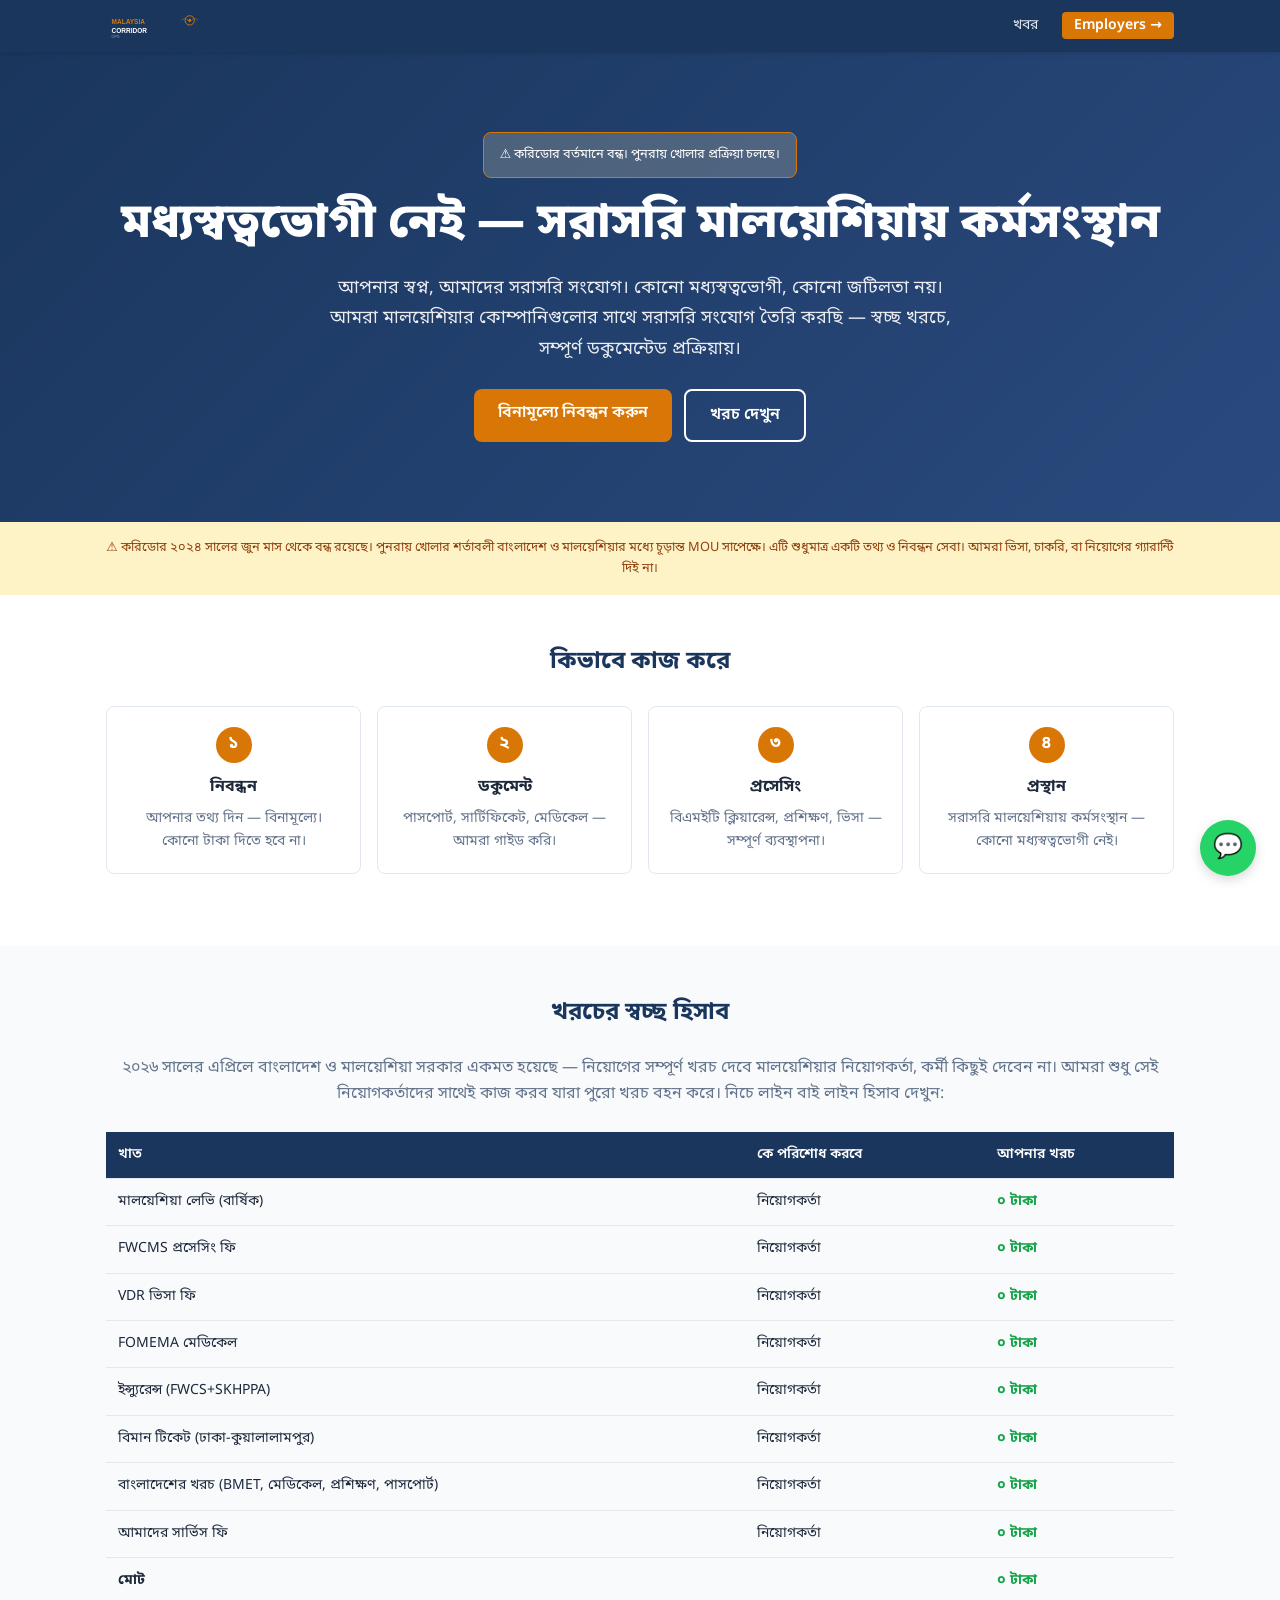
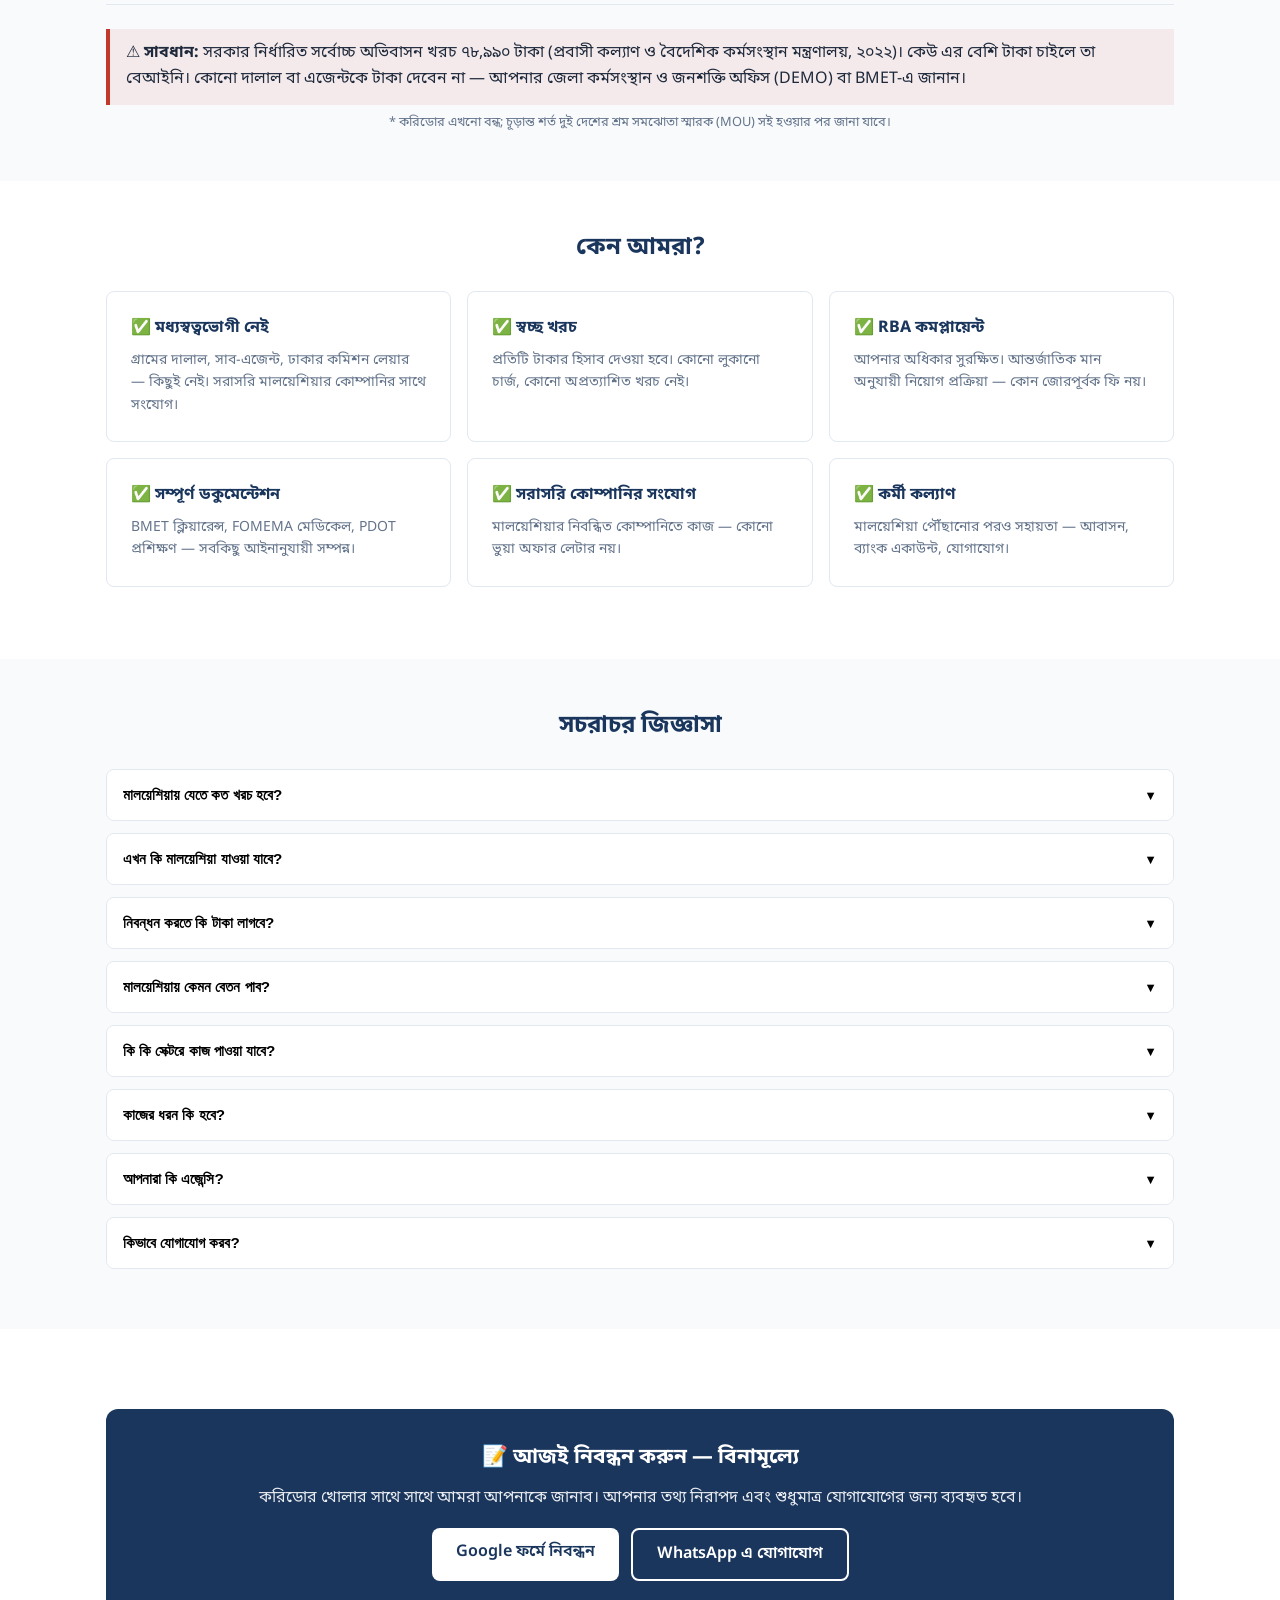
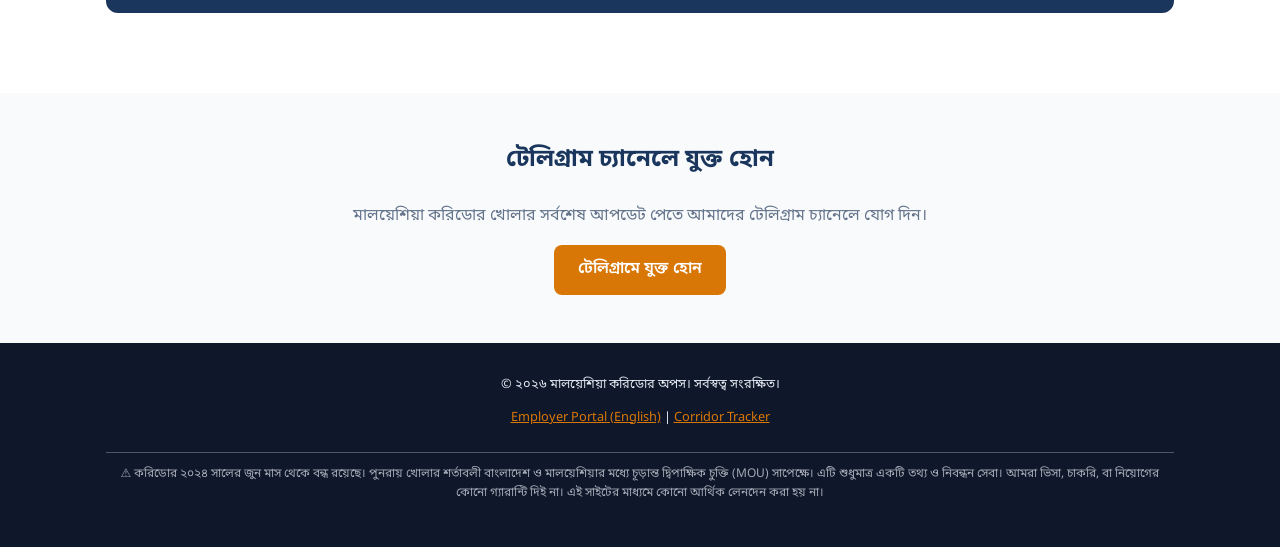
<file: site/index.html>
<!DOCTYPE html>
<html lang="bn">
<head>
<meta charset="UTF-8">
<meta name="viewport" content="width=device-width, initial-scale=1.0">
<title>মালয়েশিয়া করিডোর অপস — সরাসরি মালয়েশিয়ায় কর্মসংস্থান</title>
<meta name="description" content="মধ্যস্বত্বভোগী নেই — সরাসরি মালয়েশিয়ায় চাকরির সংযোগ। স্বচ্ছ খরচ, RBA কমপ্লায়েন্ট, সম্পূর্ণ ডকুমেন্টেড। বিনামূল্যে নিবন্ধন করুন।">
<meta property="og:title" content="মালয়েশিয়া করিডোর অপস — সরাসরি মালয়েশিয়ায় কর্মসংস্থান">
<meta property="og:description" content="মধ্যস্বত্বভোগী নেই — সরাসরি মালয়েশিয়ায় চাকরির সংযোগ। স্বচ্ছ খরচ, RBA কমপ্লায়েন্ট।">
<meta property="og:type" content="website">
<meta property="og:url" content="https://malaysia-corridor-ops.github.io/malaysia-corridor-ops/">
<meta name="twitter:card" content="summary_large_image">
<link rel="preconnect" href="https://fonts.googleapis.com">
<link rel="preconnect" href="https://fonts.gstatic.com" crossorigin>
<link href="https://fonts.googleapis.com/css2?family=Noto+Sans+Bengali:wght@400;600;700;800&display=swap" rel="stylesheet">
<link rel="stylesheet" href="./assets/styles.css">
</head>
<body class="bn">

<!-- Navigation -->
<nav class="nav"><div class="container">
<a href="./" class="nav-logo"><img src="./assets/logo.svg" alt="Malaysia Corridor Ops"></a>
<ul class="nav-links">
<li><a href="./corridor-tracker/">খবর</a></li>
<li><a href="./employers/" class="lang-switch">Employers →</a></li>
</ul>
</div></nav>

<!-- Hero -->
<section class="hero">
<div class="container">
<div class="alert alert-warning" style="display:inline-block;margin-bottom:1rem;background:rgba(254,243,199,0.2);border-color:var(--accent);color:var(--white)">
⚠️ করিডোর বর্তমানে বন্ধ। পুনরায় খোলার প্রক্রিয়া চলছে।
</div>
<h1>মধ্যস্বত্বভোগী নেই — সরাসরি মালয়েশিয়ায় কর্মসংস্থান</h1>
<p>আপনার স্বপ্ন, আমাদের সরাসরি সংযোগ। কোনো মধ্যস্বত্বভোগী, কোনো জটিলতা নয়। আমরা মালয়েশিয়ার কোম্পানিগুলোর সাথে সরাসরি সংযোগ তৈরি করছি — স্বচ্ছ খরচে, সম্পূর্ণ ডকুমেন্টেড প্রক্রিয়ায়।</p>
<div style="display:flex;gap:0.75rem;justify-content:center;flex-wrap:wrap">
<a href="#register" class="btn btn-primary">বিনামূল্যে নিবন্ধন করুন</a>
<a href="#cost" class="btn btn-outline">খরচ দেখুন</a>
</div>
</div>
</section>

<!-- Alert Disclaimer -->
<section class="section" style="padding:1rem 0;background:#fef3c7">
<div class="container" style="font-size:0.8rem;color:#92400e;text-align:center">
⚠️ করিডোর ২০২৪ সালের জুন মাস থেকে বন্ধ রয়েছে। পুনরায় খোলার শর্তাবলী বাংলাদেশ ও মালয়েশিয়ার মধ্যে চূড়ান্ত MOU সাপেক্ষে। এটি শুধুমাত্র একটি তথ্য ও নিবন্ধন সেবা। আমরা ভিসা, চাকরি, বা নিয়োগের গ্যারান্টি দিই না।
</div>
</section>

<!-- How It Works -->
<section class="section" id="how-it-works">
<div class="container">
<h2>কিভাবে কাজ করে</h2>
<div class="steps">
<div class="step">
<div class="step-num">১</div>
<h3>নিবন্ধন</h3>
<p>আপনার তথ্য দিন — বিনামূল্যে। কোনো টাকা দিতে হবে না।</p>
</div>
<div class="step">
<div class="step-num">২</div>
<h3>ডকুমেন্ট</h3>
<p>পাসপোর্ট, সার্টিফিকেট, মেডিকেল — আমরা গাইড করি।</p>
</div>
<div class="step">
<div class="step-num">৩</div>
<h3>প্রসেসিং</h3>
<p>বিএমইটি ক্লিয়ারেন্স, প্রশিক্ষণ, ভিসা — সম্পূর্ণ ব্যবস্থাপনা।</p>
</div>
<div class="step">
<div class="step-num">৪</div>
<h3>প্রস্থান</h3>
<p>সরাসরি মালয়েশিয়ায় কর্মসংস্থান — কোনো মধ্যস্বত্বভোগী নেই।</p>
</div>
</div>
</div>
</section>

<!-- Cost Comparison -->
<section class="section section-alt" id="cost">
<div class="container">
<h2>খরচের স্বচ্ছ হিসাব</h2>
<p style="text-align:center;margin-bottom:1.5rem;color:var(--gray-600)">
২০২৬ সালের এপ্রিলে বাংলাদেশ ও মালয়েশিয়া সরকার একমত হয়েছে — নিয়োগের সম্পূর্ণ খরচ দেবে মালয়েশিয়ার নিয়োগকর্তা, কর্মী কিছুই দেবেন না। আমরা শুধু সেই নিয়োগকর্তাদের সাথেই কাজ করব যারা পুরো খরচ বহন করে। নিচে লাইন বাই লাইন হিসাব দেখুন:
</p>
<table class="cost-table">
<thead>
<tr><th>খাত</th><th>কে পরিশোধ করবে</th><th>আপনার খরচ</th></tr>
</thead>
<tbody>
<tr><td>মালয়েশিয়া লেভি (বার্ষিক)</td><td>নিয়োগকর্তা</td><td class="savings">০ টাকা</td></tr>
<tr><td>FWCMS প্রসেসিং ফি</td><td>নিয়োগকর্তা</td><td class="savings">০ টাকা</td></tr>
<tr><td>VDR ভিসা ফি</td><td>নিয়োগকর্তা</td><td class="savings">০ টাকা</td></tr>
<tr><td>FOMEMA মেডিকেল</td><td>নিয়োগকর্তা</td><td class="savings">০ টাকা</td></tr>
<tr><td>ইন্স্যুরেন্স (FWCS+SKHPPA)</td><td>নিয়োগকর্তা</td><td class="savings">০ টাকা</td></tr>
<tr><td>বিমান টিকেট (ঢাকা-কুয়ালালামপুর)</td><td>নিয়োগকর্তা</td><td class="savings">০ টাকা</td></tr>
<tr><td>বাংলাদেশের খরচ (BMET, মেডিকেল, প্রশিক্ষণ, পাসপোর্ট)</td><td>নিয়োগকর্তা</td><td class="savings">০ টাকা</td></tr>
<tr><td>আমাদের সার্ভিস ফি</td><td>নিয়োগকর্তা</td><td class="savings">০ টাকা</td></tr>
<tr><td><strong>মোট</strong></td><td></td><td><strong class="savings">০ টাকা</strong></td></tr>
</tbody>
</table>
<p style="margin-top:1rem;padding:0.75rem 1rem;border-left:4px solid #c0392b;background:rgba(192,57,43,0.08)">
<strong>⚠️ সাবধান:</strong> সরকার নির্ধারিত সর্বোচ্চ অভিবাসন খরচ ৭৮,৯৯০ টাকা (প্রবাসী কল্যাণ ও বৈদেশিক কর্মসংস্থান মন্ত্রণালয়, ২০২২)। কেউ এর বেশি টাকা চাইলে তা বেআইনি। কোনো দালাল বা এজেন্টকে টাকা দেবেন না — আপনার জেলা কর্মসংস্থান ও জনশক্তি অফিস (DEMO) বা BMET-এ জানান।
</p>
<p style="font-size:0.8rem;color:var(--gray-600);text-align:center;margin-top:0.5rem">
* করিডোর এখনো বন্ধ; চূড়ান্ত শর্ত দুই দেশের শ্রম সমঝোতা স্মারক (MOU) সই হওয়ার পর জানা যাবে।
</p>
</div>
</section>

<!-- Why Us -->
<section class="section" id="why-us">
<div class="container">
<h2>কেন আমরা?</h2>
<div class="card-grid">
<div class="card">
<h3>✅ মধ্যস্বত্বভোগী নেই</h3>
<p>গ্রামের দালাল, সাব-এজেন্ট, ঢাকার কমিশন লেয়ার — কিছুই নেই। সরাসরি মালয়েশিয়ার কোম্পানির সাথে সংযোগ।</p>
</div>
<div class="card">
<h3>✅ স্বচ্ছ খরচ</h3>
<p>প্রতিটি টাকার হিসাব দেওয়া হবে। কোনো লুকানো চার্জ, কোনো অপ্রত্যাশিত খরচ নেই।</p>
</div>
<div class="card">
<h3>✅ RBA কমপ্লায়েন্ট</h3>
<p>আপনার অধিকার সুরক্ষিত। আন্তর্জাতিক মান অনুযায়ী নিয়োগ প্রক্রিয়া — কোন জোরপূর্বক ফি নয়।</p>
</div>
<div class="card">
<h3>✅ সম্পূর্ণ ডকুমেন্টেশন</h3>
<p>BMET ক্লিয়ারেন্স, FOMEMA মেডিকেল, PDOT প্রশিক্ষণ — সবকিছু আইনানুযায়ী সম্পন্ন।</p>
</div>
<div class="card">
<h3>✅ সরাসরি কোম্পানির সংযোগ</h3>
<p>মালয়েশিয়ার নিবন্ধিত কোম্পানিতে কাজ — কোনো ভুয়া অফার লেটার নয়।</p>
</div>
<div class="card">
<h3>✅ কর্মী কল্যাণ</h3>
<p>মালয়েশিয়া পৌঁছানোর পরও সহায়তা — আবাসন, ব্যাংক একাউন্ট, যোগাযোগ।</p>
</div>
</div>
</div>
</section>

<!-- FAQ -->
<section class="section section-alt" id="faq">
<div class="container">
<h2>সচরাচর জিজ্ঞাসা</h2>

<div class="faq-item">
<button class="faq-q">মালয়েশিয়ায় যেতে কত খরচ হবে? <span class="arrow">▼</span></button>
<div class="faq-a">
<p>আপনার নিয়োগ খরচ ০ টাকা। দুই দেশের সরকারের সিদ্ধান্ত অনুযায়ী লেভি, ভিসা, মেডিকেল, বিমান টিকেট ও আমাদের সার্ভিস ফি — সব নিয়োগকর্তা দেবে। আইন অনুযায়ী কেউ আপনার কাছ থেকে ৭৮,৯৯০ টাকার বেশি নিতে পারে না। উপরে বিস্তারিত খরচের টেবিল দেখুন।</p>
</div>
</div>

<div class="faq-item">
<button class="faq-q">এখন কি মালয়েশিয়া যাওয়া যাবে? <span class="arrow">▼</span></button>
<div class="faq-a">
<p>বর্তমানে মালয়েশিয়া করিডোর বন্ধ রয়েছে (৩১ মে ২০২৪ থেকে)। পুনরায় খোলার প্রক্রিয়া চলছে — প্রধানমন্ত্রী তারিক রহমান জুন ২০২৬ এ মালয়েশিয়া সফরে এই বিষয়ে আলোচনা করেছেন। করিডোর খোলার সাথে সাথে আমরা আপনাকে জানাব।</p>
</div>
</div>

<div class="faq-item">
<button class="faq-q">নিবন্ধন করতে কি টাকা লাগবে? <span class="arrow">▼</span></button>
<div class="faq-a">
<p>না, নিবন্ধন সম্পূর্ণ বিনামূল্যে। আমরা কোনো কর্মীর কাছ থেকে কখনো কোনো নিয়োগ ফি নিই না — নিবন্ধনের সময়ও না, পরেও না।</p>
</div>
</div>

<div class="faq-item">
<button class="faq-q">মালয়েশিয়ায় কেমন বেতন পাব? <span class="arrow">▼</span></button>
<div class="faq-a">
<p>মালয়েশিয়ায় ন্যূনতম মজুরি RM ১,৫০০/মাস (২০২৫ থেকে)। অধিকাংশ কারখানায় ওভারটাইম সহ মাসে RM ২,০০০-২,৫০০ উপার্জন সম্ভব। সেক্টর ও দক্ষতা অনুযায়ী বেতন পরিবর্তিত হয়।</p>
</div>
</div>

<div class="faq-item">
<button class="faq-q">কি কি সেক্টরে কাজ পাওয়া যাবে? <span class="arrow">▼</span></button>
<div class="faq-a">
<p>প্রধান সেক্টরগুলো: ম্যানুফ্যাকচারিং (ইলেক্ট্রনিক্স, গ্লাভস), প্ল্যান্টেশন (পাম অয়েল), কনস্ট্রাকশন, সার্ভিসেস (রিটেইল, ক্লিনিং, হোটেল), এগ্রিকালচার।</p>
</div>
</div>

<div class="faq-item">
<button class="faq-q">কাজের ধরন কি হবে? <span class="arrow">▼</span></button>
<div class="faq-a">
<p>বেশিরভাগ কাজ অপারেটর/প্রোডাকশন লেভেলের — কারখানায় মেশিন অপারেটর, প্ল্যান্টেশনে হার্ভেস্টার, কনস্ট্রাকশনে জেনারেল ওয়ার্কার। পূর্ব অভিজ্ঞতা প্রয়োজন হয় না, তবে শারীরিকভাবে সক্ষম হতে হবে।</p>
</div>
</div>

<div class="faq-item">
<button class="faq-q">আপনারা কি এজেন্সি? <span class="arrow">▼</span></button>
<div class="faq-a">
<p>আমরা একটি তথ্য ও নিবন্ধন প্ল্যাটফর্ম। আমরা মধ্যস্বত্বভোগী দূর করে সরাসরি মালয়েশিয়ার নিয়োগকর্তার সাথে সংযোগ স্থাপনে সহায়তা করি। আমরা বর্তমানে করিডোর খোলার প্রস্তুতি নিচ্ছি এবং নিবন্ধিত কর্মীদের জন্য সর্বোত্তম শর্ত তৈরি করতে কাজ করছি।</p>
</div>
</div>

<div class="faq-item">
<button class="faq-q">কিভাবে যোগাযোগ করব? <span class="arrow">▼</span></button>
<div class="faq-a">
<p>নিচের ফর্মে নিবন্ধন করুন, অথবা সরাসরি WhatsApp এ মেসেজ দিন। আমাদের টেলিগ্রাম চ্যানেলেও যুক্ত হতে পারেন — সেখানে নিয়মিত করিডোর আপডেট প্রকাশিত হয়।</p>
</div>
</div>

</div>
</section>

<!-- Register -->
<section class="section" id="register">
<div class="container">
<div class="cta-box">
<h3>📝 আজই নিবন্ধন করুন — বিনামূল্যে</h3>
<p>করিডোর খোলার সাথে সাথে আমরা আপনাকে জানাব। আপনার তথ্য নিরাপদ এবং শুধুমাত্র যোগাযোগের জন্য ব্যবহৃত হবে।</p>
<div style="display:flex;gap:0.75rem;justify-content:center;flex-wrap:wrap">
<a href="https://forms.google.com/" target="_blank" class="btn btn-primary" style="background:var(--white);color:var(--primary)">Google ফর্মে নিবন্ধন</a>
<a href="https://wa.me/8801700000000?text=আমি%20মালয়েশিয়ায়%20কাজ%20করতে%20আগ্রহী" target="_blank" class="btn btn-outline">WhatsApp এ যোগাযোগ</a>
</div>
</div>
</div>
</section>

<!-- Telegram -->
<section class="section section-alt">
<div class="container" style="text-align:center">
<h2>টেলিগ্রাম চ্যানেলে যুক্ত হোন</h2>
<p style="margin-bottom:1rem;color:var(--gray-600)">মালয়েশিয়া করিডোর খোলার সর্বশেষ আপডেট পেতে আমাদের টেলিগ্রাম চ্যানেলে যোগ দিন।</p>
<a href="https://t.me/malaysia_corridor_ops" target="_blank" class="btn btn-primary">টেলিগ্রামে যুক্ত হোন</a>
</div>
</section>

<!-- Footer -->
<footer class="footer">
<div class="container">
<p>© ২০২৬ মালয়েশিয়া করিডোর অপস। সর্বস্বত্ব সংরক্ষিত।</p>
<p><a href="./employers/">Employer Portal (English)</a> | <a href="./corridor-tracker/">Corridor Tracker</a></p>
<div class="disclaimer">
⚠️ করিডোর ২০২৪ সালের জুন মাস থেকে বন্ধ রয়েছে। পুনরায় খোলার শর্তাবলী বাংলাদেশ ও মালয়েশিয়ার মধ্যে চূড়ান্ত দ্বিপাক্ষিক চুক্তি (MOU) সাপেক্ষে। এটি শুধুমাত্র একটি তথ্য ও নিবন্ধন সেবা। আমরা ভিসা, চাকরি, বা নিয়োগের কোনো গ্যারান্টি দিই না। এই সাইটের মাধ্যমে কোনো আর্থিক লেনদেন করা হয় না।
</div>
</div>
</footer>

<!-- WhatsApp Float -->
<a href="https://wa.me/8801700000000?text=আমি%20মালয়েশিয়ায়%20কাজ%20করতে%20আগ্রহী" target="_blank" class="whatsapp-btn" aria-label="WhatsApp">💬</a>

<script src="./assets/script.js"></script>
</body>
</html>
</file>
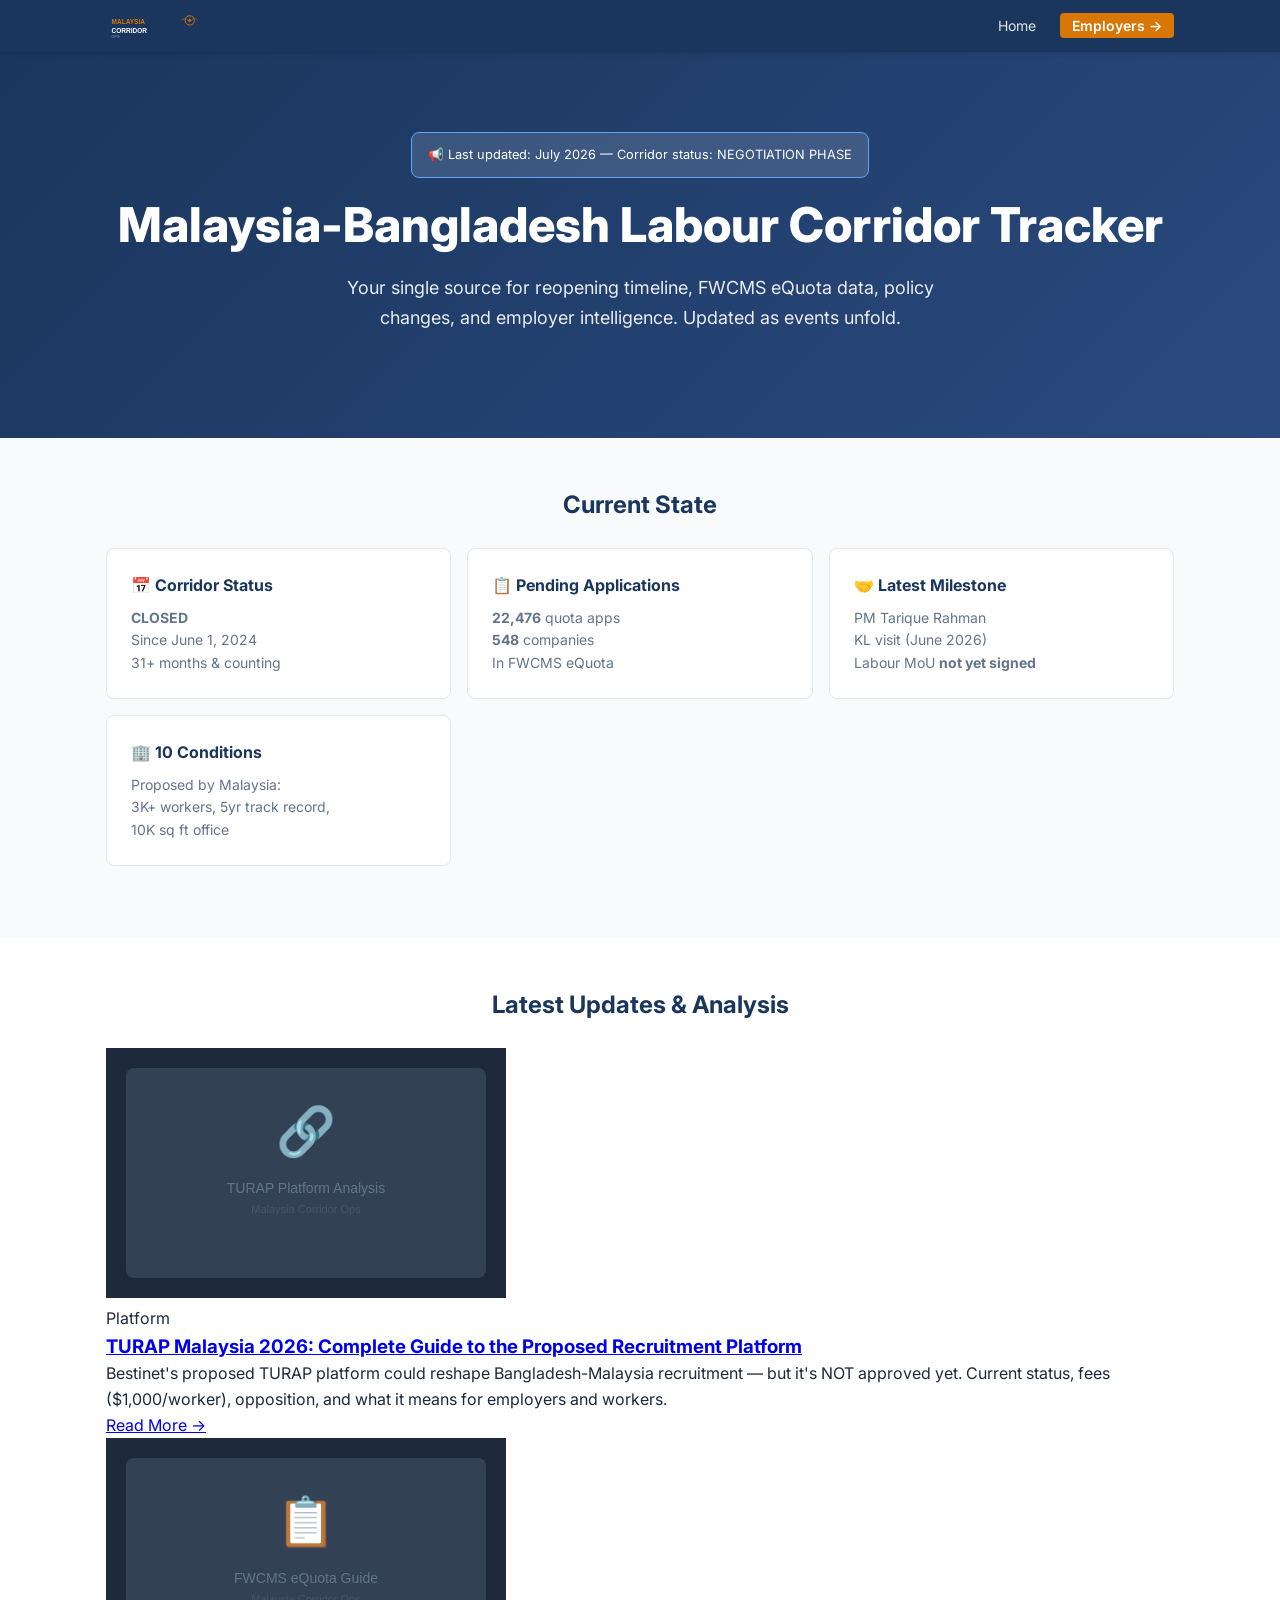
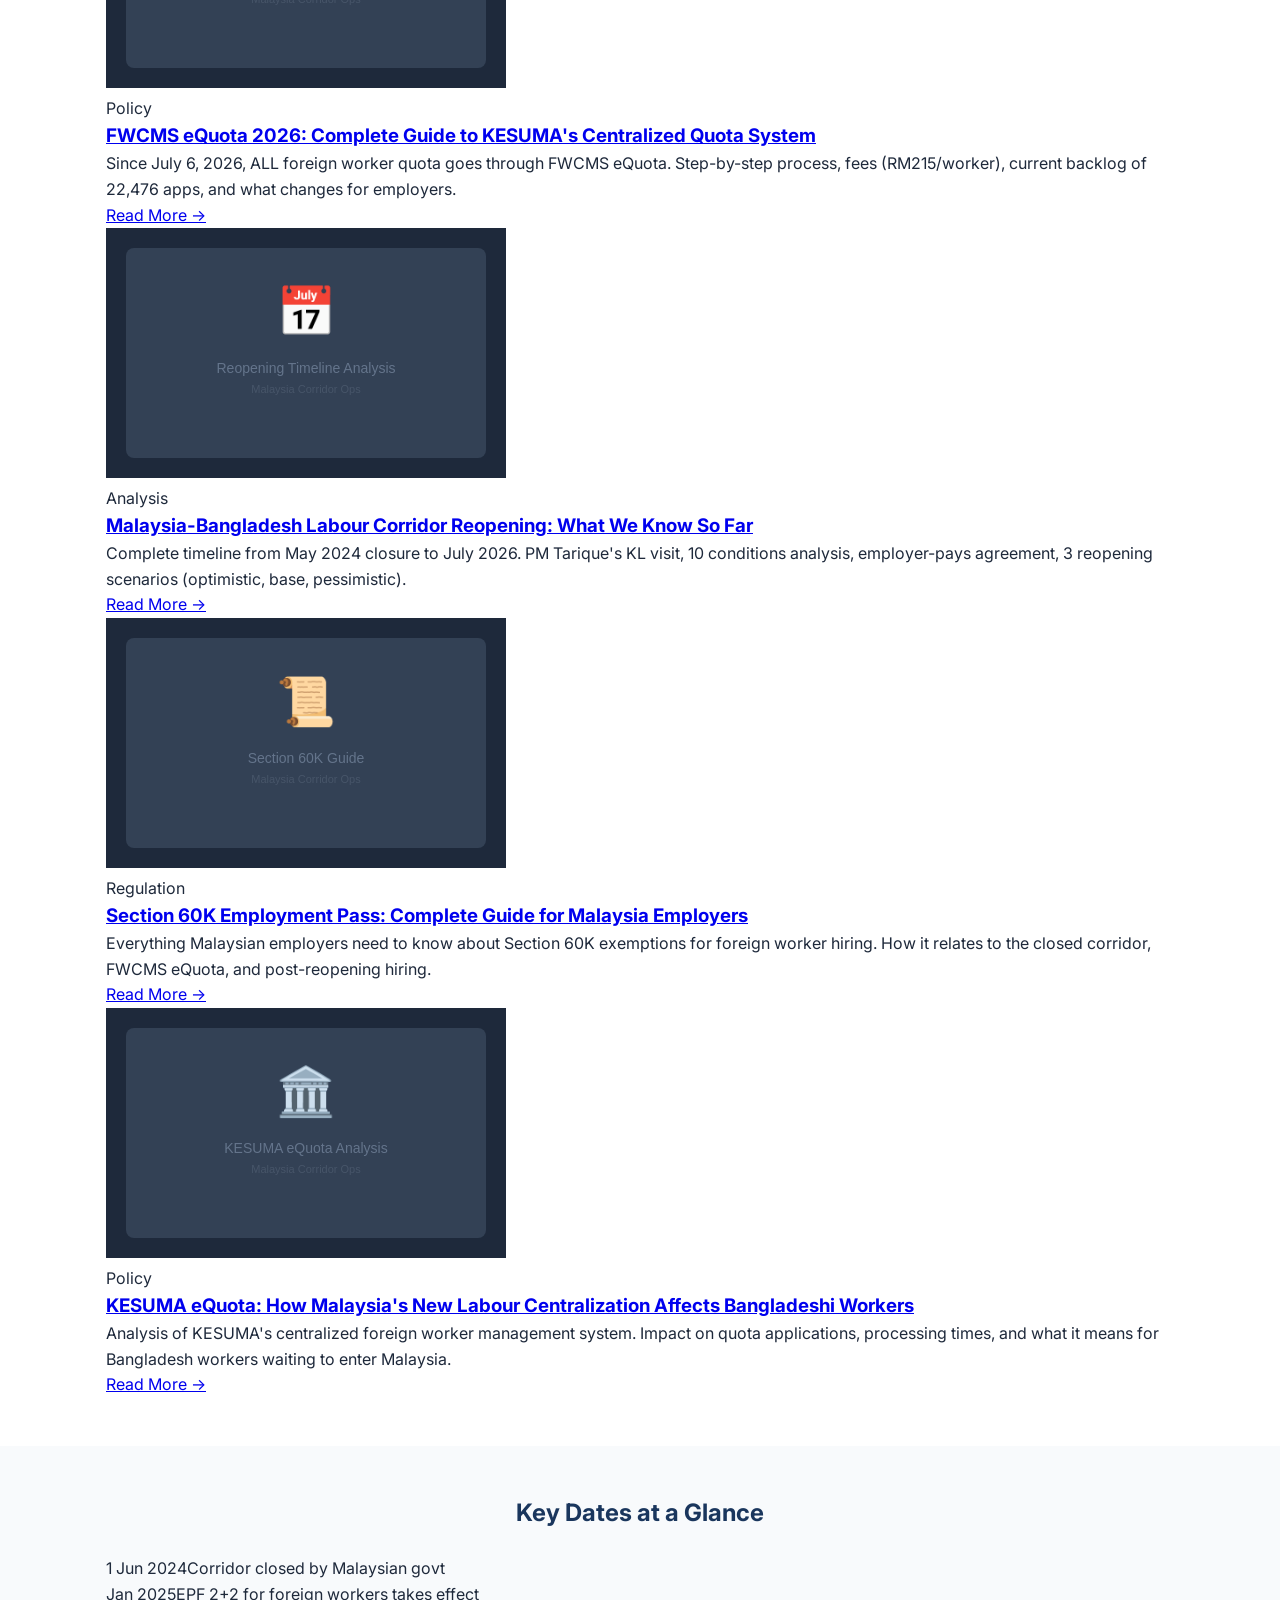
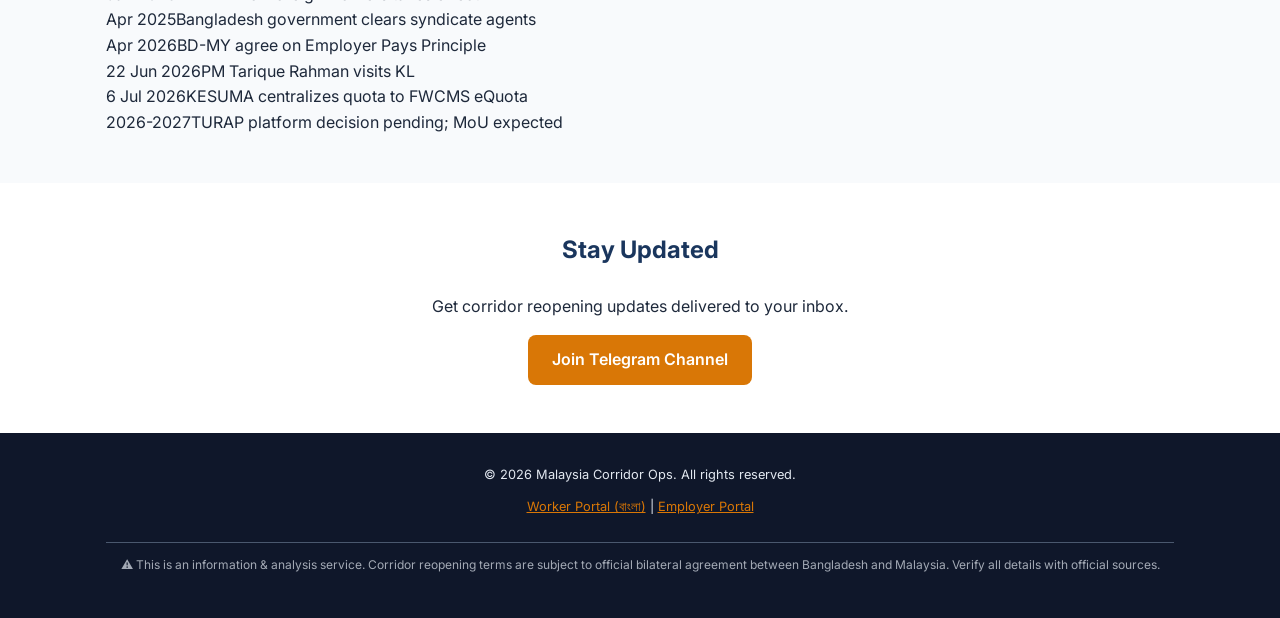
<file: site/corridor-tracker/index.html>
<!DOCTYPE html>
<html lang="en">
<head>
<meta charset="UTF-8">
<meta name="viewport" content="width=device-width, initial-scale=1.0">
<title>Corridor Tracker — Malaysia-Bangladesh Labour Corridor Updates</title>
<meta name="description" content="Track the Malaysia-Bangladesh labour corridor reopening. Daily updates on MoU, FWCMS eQuota, TURAP, KESUMA policies, Section 60K approvals, and bilateral negotiations.">
<meta property="og:title" content="Corridor Tracker — Malaysia-Bangladesh Labour Corridor Updates">
<meta property="og:description" content="Track reopening progress, quota applications, policy changes. Your source for Malaysia manpower corridor intelligence.">
<meta property="og:type" content="website">
<link rel="preconnect" href="https://fonts.googleapis.com">
<link rel="preconnect" href="https://fonts.gstatic.com" crossorigin>
<link href="https://fonts.googleapis.com/css2?family=Inter:wght@400;500;600;700;800&display=swap" rel="stylesheet">
<link rel="stylesheet" href="../assets/styles.css">
</head>
<body>

<nav class="nav"><div class="container">
<a href="../" class="nav-logo"><img src="../assets/logo.svg" alt="Malaysia Corridor Ops"></a>
<ul class="nav-links">
<li><a href="../">Home</a></li>
<li><a href="../employers/" class="lang-switch">Employers →</a></li>
</ul>
</div></nav>

<section class="hero">
<div class="container">
<div class="alert alert-info" style="display:inline-block;margin-bottom:1rem;background:rgba(219,234,254,0.15);border-color:#60a5fa;color:var(--white)">
📢 Last updated: July 2026 — Corridor status: NEGOTIATION PHASE
</div>
<h1>Malaysia-Bangladesh Labour Corridor Tracker</h1>
<p>Your single source for reopening timeline, FWCMS eQuota data, policy changes, and employer intelligence. Updated as events unfold.</p>
</div>
</section>

<!-- Key Stats -->
<section class="section section-alt">
<div class="container">
<h2>Current State</h2>
<div class="card-grid">
<div class="card"><h3>📅 Corridor Status</h3><p><strong>CLOSED</strong><br>Since June 1, 2024<br>31+ months & counting</p></div>
<div class="card"><h3>📋 Pending Applications</h3><p><strong>22,476</strong> quota apps<br><strong>548</strong> companies<br>In FWCMS eQuota</p></div>
<div class="card"><h3>🤝 Latest Milestone</h3><p>PM Tarique Rahman<br>KL visit (June 2026)<br>Labour MoU <strong>not yet signed</strong></p></div>
<div class="card"><h3>🏢 10 Conditions</h3><p>Proposed by Malaysia:<br>3K+ workers, 5yr track record,<br>10K sq ft office</p></div>
</div>
</div>
</section>

<!-- Blog Posts -->
<section class="section">
<div class="container">
<h2>Latest Updates & Analysis</h2>

<article class="blog-card">
<img src="../assets/placeholder-turap.svg" alt="TURAP platform" class="blog-img" onerror="this.style.display='none'">
<div class="blog-content">
<span class="blog-tag">Platform</span>
<h3><a href="turap-malaysia-guide.html">TURAP Malaysia 2026: Complete Guide to the Proposed Recruitment Platform</a></h3>
<p>Bestinet's proposed TURAP platform could reshape Bangladesh-Malaysia recruitment — but it's NOT approved yet. Current status, fees ($1,000/worker), opposition, and what it means for employers and workers.</p>
<a href="turap-malaysia-guide.html" class="read-more">Read More →</a>
</div>
</article>

<article class="blog-card">
<img src="../assets/placeholder-fwcms.svg" alt="FWCMS eQuota" class="blog-img" onerror="this.style.display='none'">
<div class="blog-content">
<span class="blog-tag">Policy</span>
<h3><a href="fwcms-equota-guide.html">FWCMS eQuota 2026: Complete Guide to KESUMA's Centralized Quota System</a></h3>
<p>Since July 6, 2026, ALL foreign worker quota goes through FWCMS eQuota. Step-by-step process, fees (RM215/worker), current backlog of 22,476 apps, and what changes for employers.</p>
<a href="fwcms-equota-guide.html" class="read-more">Read More →</a>
</div>
</article>

<article class="blog-card">
<img src="../assets/placeholder-timeline.svg" alt="Reopening timeline" class="blog-img" onerror="this.style.display='none'">
<div class="blog-content">
<span class="blog-tag">Analysis</span>
<h3><a href="corridor-reopening.html">Malaysia-Bangladesh Labour Corridor Reopening: What We Know So Far</a></h3>
<p>Complete timeline from May 2024 closure to July 2026. PM Tarique's KL visit, 10 conditions analysis, employer-pays agreement, 3 reopening scenarios (optimistic, base, pessimistic).</p>
<a href="corridor-reopening.html" class="read-more">Read More →</a>
</div>
</article>

<article class="blog-card">
<img src="../assets/placeholder-section60k.svg" alt="Section 60K" class="blog-img" onerror="this.style.display='none'">
<div class="blog-content">
<span class="blog-tag">Regulation</span>
<h3><a href="section-60k.html">Section 60K Employment Pass: Complete Guide for Malaysia Employers</a></h3>
<p>Everything Malaysian employers need to know about Section 60K exemptions for foreign worker hiring. How it relates to the closed corridor, FWCMS eQuota, and post-reopening hiring.</p>
<a href="section-60k.html" class="read-more">Read More →</a>
</div>
</article>

<article class="blog-card">
<img src="../assets/placeholder-kesuma.svg" alt="KESUMA eQuota" class="blog-img" onerror="this.style.display='none'">
<div class="blog-content">
<span class="blog-tag">Policy</span>
<h3><a href="kesuma-equota.html">KESUMA eQuota: How Malaysia's New Labour Centralization Affects Bangladeshi Workers</a></h3>
<p>Analysis of KESUMA's centralized foreign worker management system. Impact on quota applications, processing times, and what it means for Bangladesh workers waiting to enter Malaysia.</p>
<a href="kesuma-equota.html" class="read-more">Read More →</a>
</div>
</article>

</div>
</section>

<!-- Timeline Quick View -->
<section class="section section-alt">
<div class="container">
<h2>Key Dates at a Glance</h2>
<div class="timeline">
<div class="tm-event"><span class="tm-date">1 Jun 2024</span><span class="tm-desc">Corridor closed by Malaysian govt</span></div>
<div class="tm-event"><span class="tm-date">Jan 2025</span><span class="tm-desc">EPF 2+2 for foreign workers takes effect</span></div>
<div class="tm-event"><span class="tm-date">Apr 2025</span><span class="tm-desc">Bangladesh government clears syndicate agents</span></div>
<div class="tm-event"><span class="tm-date">Apr 2026</span><span class="tm-desc">BD-MY agree on Employer Pays Principle</span></div>
<div class="tm-event"><span class="tm-date">22 Jun 2026</span><span class="tm-desc">PM Tarique Rahman visits KL</span></div>
<div class="tm-event"><span class="tm-date">6 Jul 2026</span><span class="tm-desc">KESUMA centralizes quota to FWCMS eQuota</span></div>
<div class="tm-event"><span class="tm-date">2026-2027</span><span class="tm-desc">TURAP platform decision pending; MoU expected</span></div>
</div>
</div>
</section>

<!-- CTA -->
<section class="section">
<div class="container" style="text-align:center">
<h2>Stay Updated</h2>
<p style="margin-bottom:1rem">Get corridor reopening updates delivered to your inbox.</p>
<a href="https://t.me/malaysia_corridor_ops" target="_blank" class="btn btn-primary">Join Telegram Channel</a>
</div>
</section>

<footer class="footer">
<div class="container">
<p>© 2026 Malaysia Corridor Ops. All rights reserved.</p>
<p><a href="../">Worker Portal (বাংলা)</a> | <a href="../employers/">Employer Portal</a></p>
<div class="disclaimer">⚠️ This is an information &amp; analysis service. Corridor reopening terms are subject to official bilateral agreement between Bangladesh and Malaysia. Verify all details with official sources.</div>
</div>
</footer>

<script src="../assets/script.js"></script>
</body>
</html>
</file>
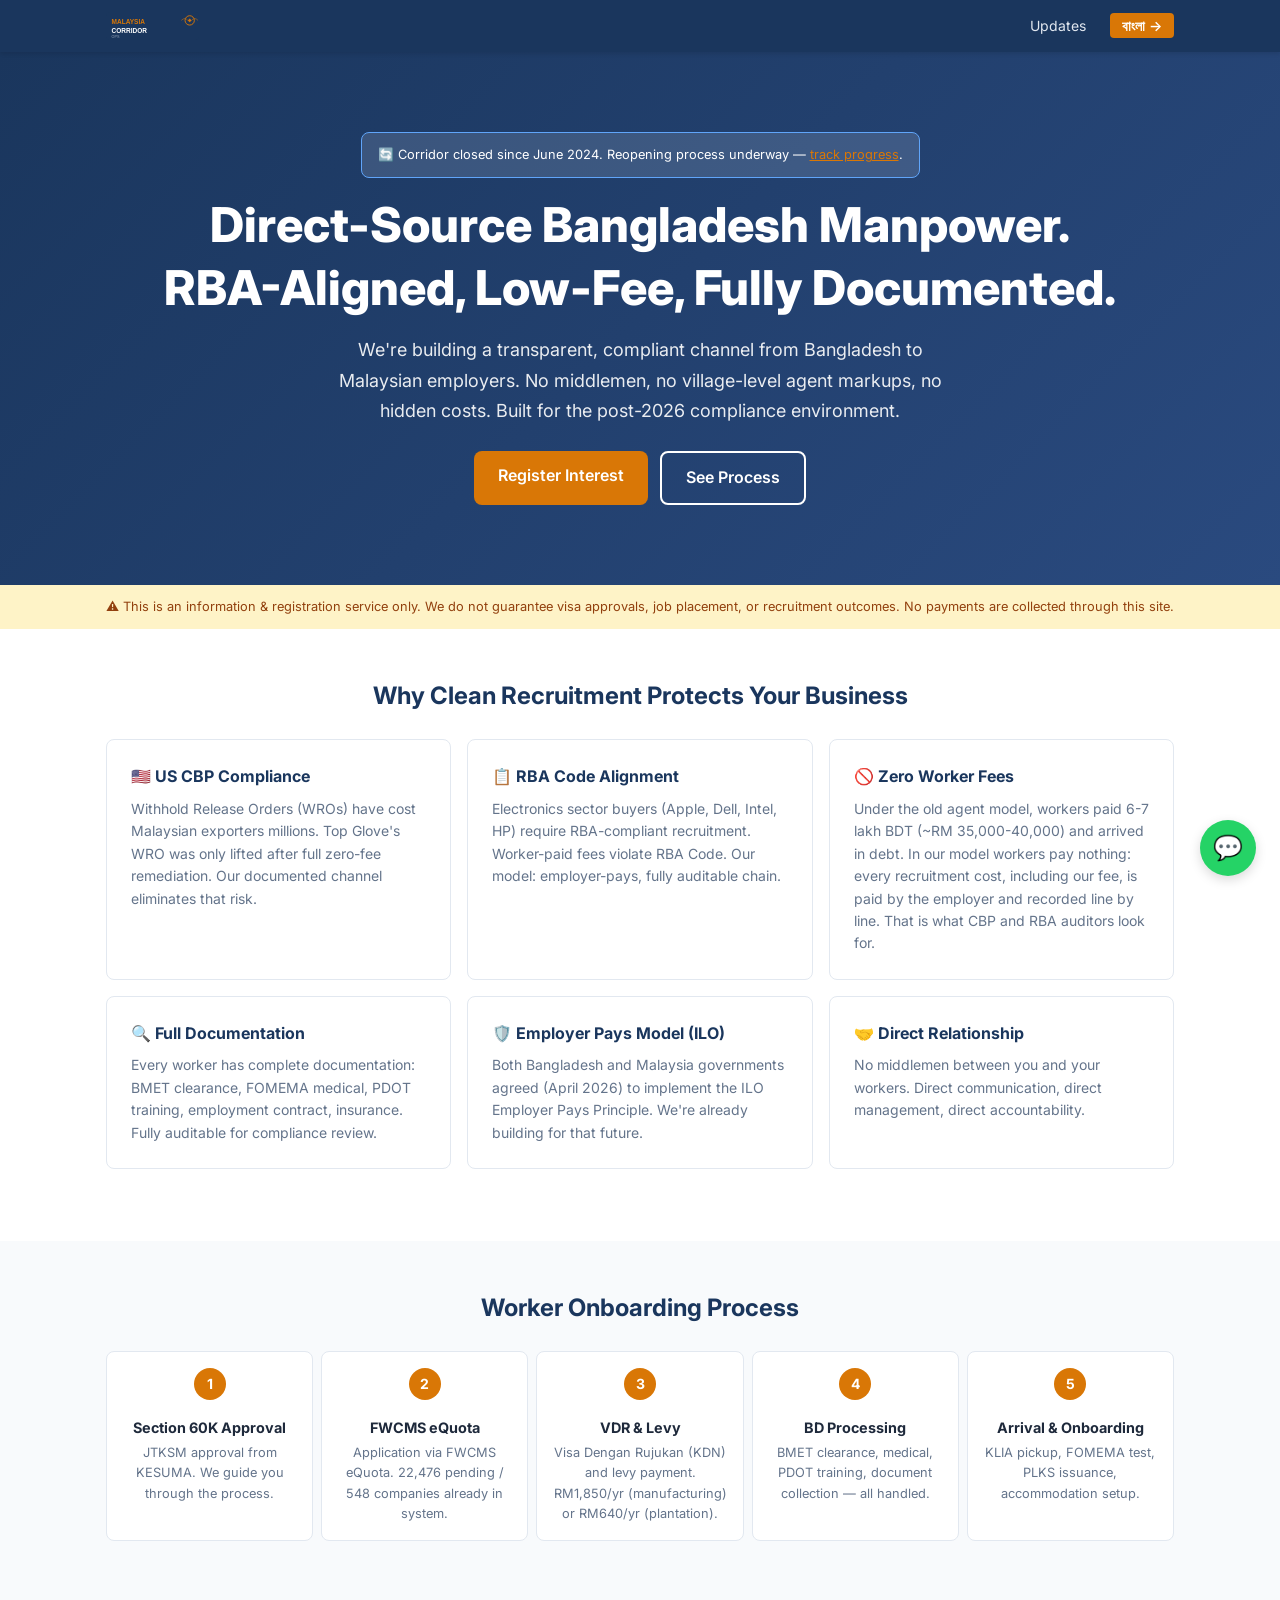
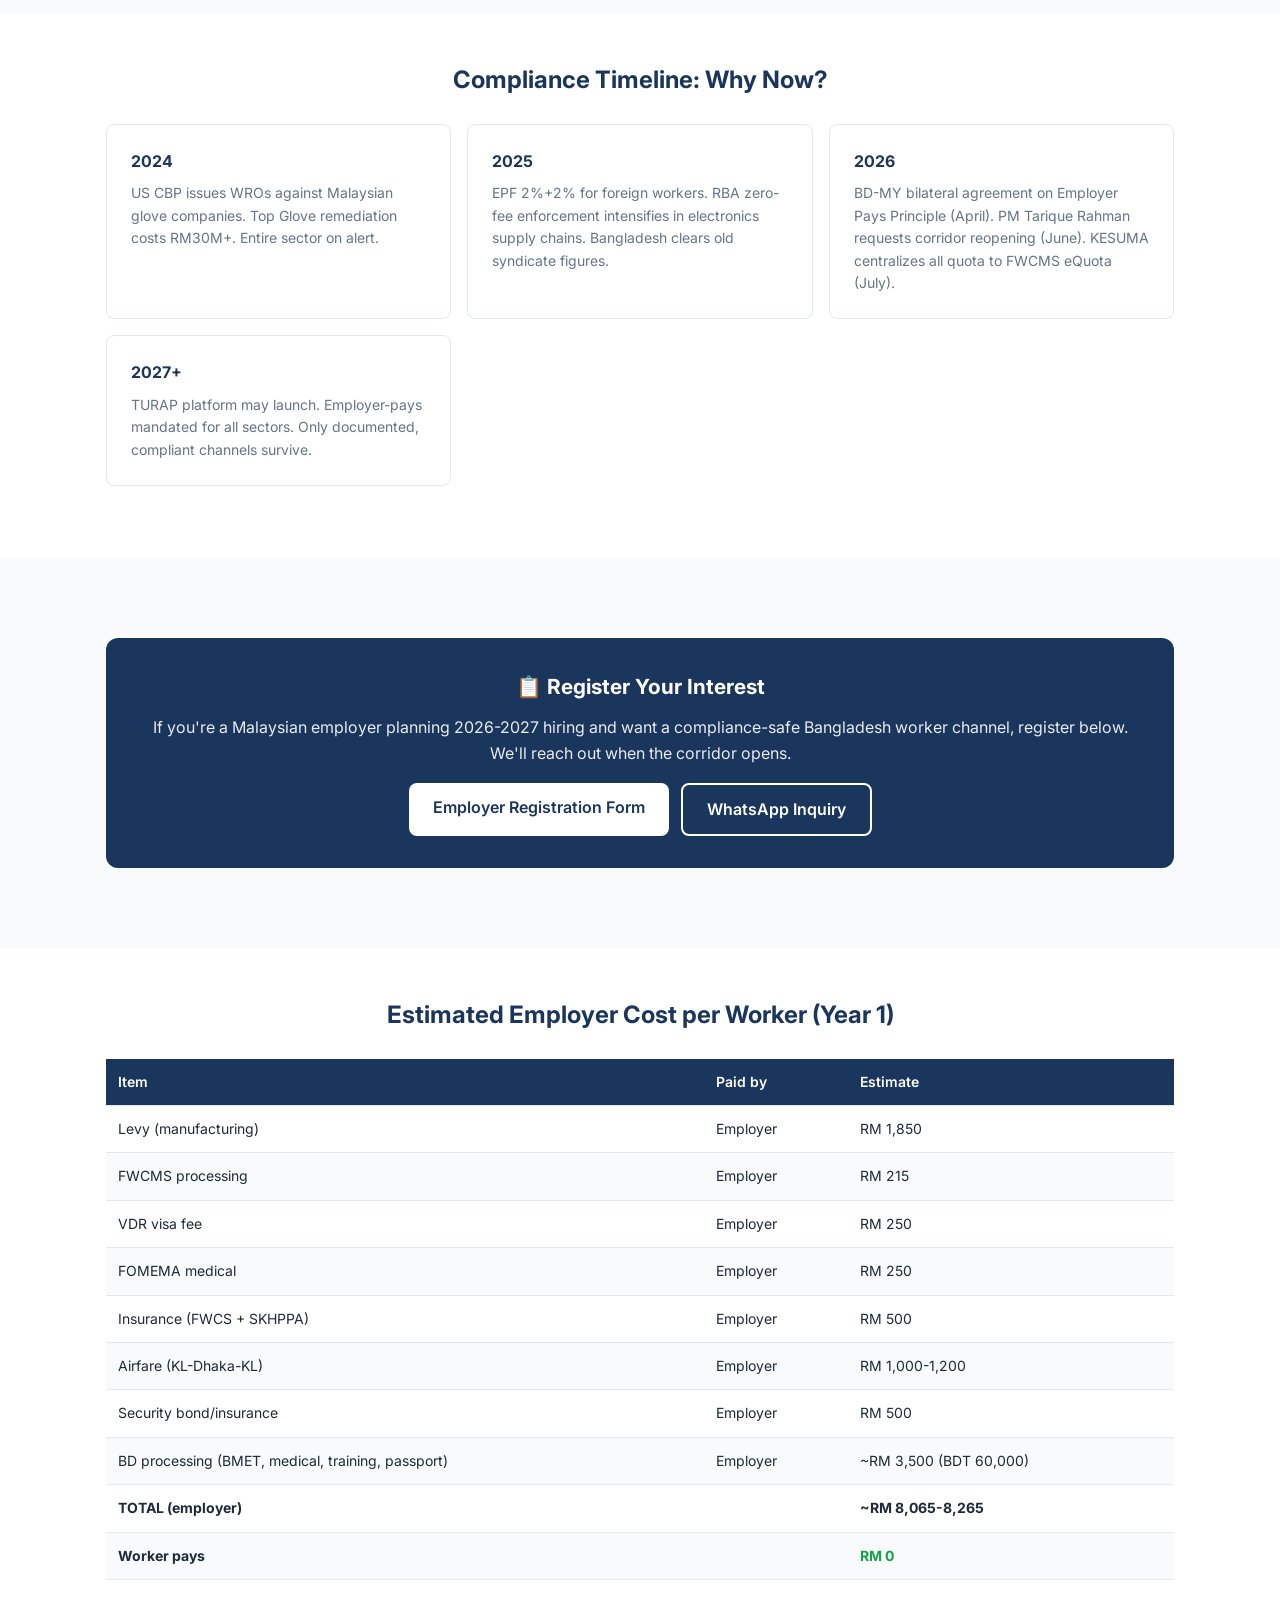
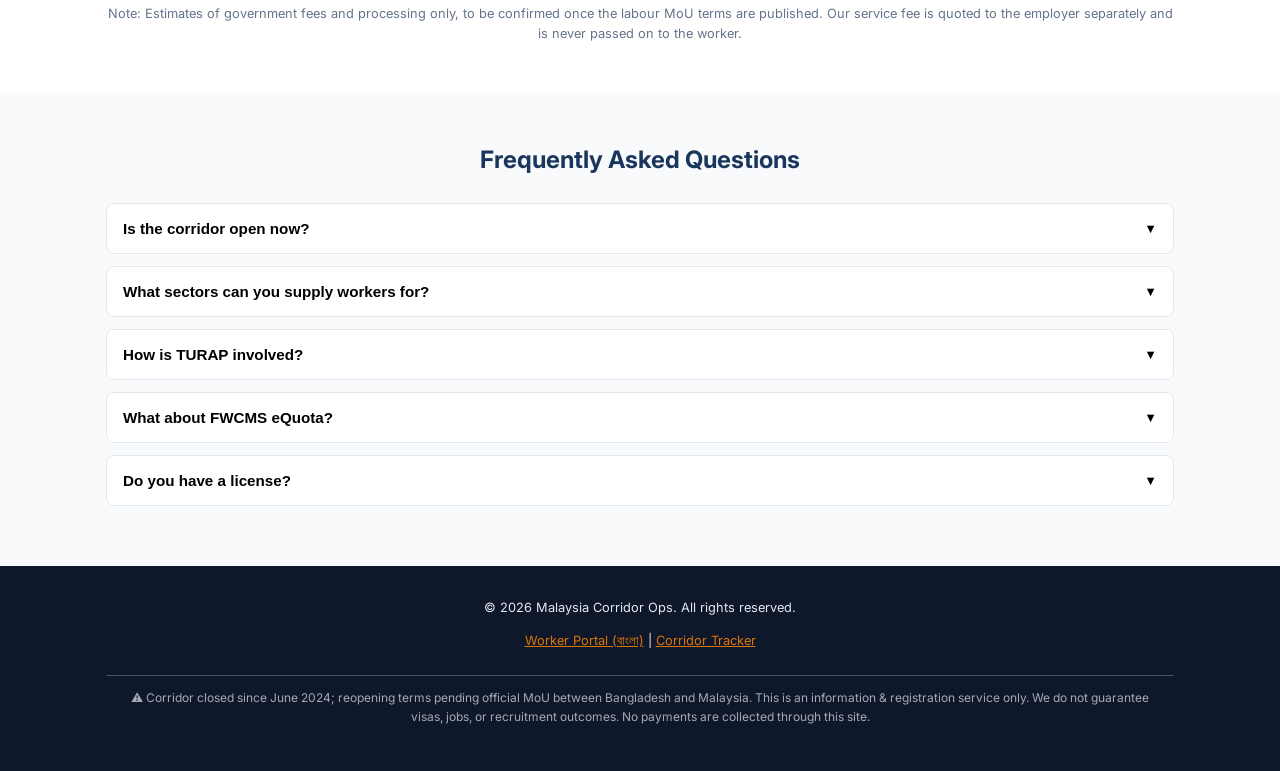
<file: site/employers/index.html>
<!DOCTYPE html>
<html lang="en">
<head>
<meta charset="UTF-8">
<meta name="viewport" content="width=device-width, initial-scale=1.0">
<title>Malaysia Corridor Ops — Direct-Source Bangladesh Manpower for Malaysian Employers</title>
<meta name="description" content="RBA-aligned, FWCMS-compatible Bangladesh worker sourcing. Direct from source, fully documented, no middlemen. Built for post-2026 compliance.">
<meta property="og:title" content="Direct-Source Bangladesh Manpower — RBA-Aligned, Fully Documented">
<meta property="og:description" content="Source documented Bangladeshi workers directly. CBP/RBA compliant. No middleman fees.">
<meta property="og:type" content="website">
<meta property="og:url" content="https://malaysia-corridor-ops.github.io/malaysia-corridor-ops/employers/">
<link rel="preconnect" href="https://fonts.googleapis.com">
<link rel="preconnect" href="https://fonts.gstatic.com" crossorigin>
<link href="https://fonts.googleapis.com/css2?family=Inter:wght@400;500;600;700;800&display=swap" rel="stylesheet">
<link rel="stylesheet" href="../assets/styles.css">
</head>
<body>

<nav class="nav"><div class="container">
<a href="../" class="nav-logo"><img src="../assets/logo.svg" alt="Malaysia Corridor Ops"></a>
<ul class="nav-links">
<li><a href="../corridor-tracker/">Updates</a></li>
<li><a href="../" class="lang-switch">বাংলা →</a></li>
</ul>
</div></nav>

<section class="hero">
<div class="container">
<div class="alert alert-info" style="display:inline-block;margin-bottom:1rem;background:rgba(219,234,254,0.15);border-color:#60a5fa;color:var(--white)">
🔄 Corridor closed since June 2024. Reopening process underway — <a href="../corridor-tracker/" style="color:var(--accent)">track progress</a>.
</div>
<h1>Direct-Source Bangladesh Manpower.<br>RBA-Aligned, Low-Fee, Fully Documented.</h1>
<p>We're building a transparent, compliant channel from Bangladesh to Malaysian employers. No middlemen, no village-level agent markups, no hidden costs. Built for the post-2026 compliance environment.</p>
<div style="display:flex;gap:0.75rem;justify-content:center;flex-wrap:wrap">
<a href="#register" class="btn btn-primary">Register Interest</a>
<a href="#process" class="btn btn-outline">See Process</a>
</div>
</div>
</section>

<!-- Disclaimer -->
<section style="padding:0.75rem 0;background:#fef3c7;font-size:0.8rem;color:#92400e;text-align:center">
<div class="container">⚠️ This is an information &amp; registration service only. We do not guarantee visa approvals, job placement, or recruitment outcomes. No payments are collected through this site.</div>
</section>

<!-- Why Clean Recruitment -->
<section class="section" id="why-clean">
<div class="container">
<h2>Why Clean Recruitment Protects Your Business</h2>
<div class="card-grid">
<div class="card">
<h3>🇺🇸 US CBP Compliance</h3>
<p>Withhold Release Orders (WROs) have cost Malaysian exporters millions. Top Glove's WRO was only lifted after full zero-fee remediation. Our documented channel eliminates that risk.</p>
</div>
<div class="card">
<h3>📋 RBA Code Alignment</h3>
<p>Electronics sector buyers (Apple, Dell, Intel, HP) require RBA-compliant recruitment. Worker-paid fees violate RBA Code. Our model: employer-pays, fully auditable chain.</p>
</div>
<div class="card">
<h3>🚫 Zero Worker Fees</h3>
<p>Under the old agent model, workers paid 6-7 lakh BDT (~RM 35,000-40,000) and arrived in debt. In our model workers pay nothing: every recruitment cost, including our fee, is paid by the employer and recorded line by line. That is what CBP and RBA auditors look for.</p>
</div>
<div class="card">
<h3>🔍 Full Documentation</h3>
<p>Every worker has complete documentation: BMET clearance, FOMEMA medical, PDOT training, employment contract, insurance. Fully auditable for compliance review.</p>
</div>
<div class="card">
<h3>🛡️ Employer Pays Model (ILO)</h3>
<p>Both Bangladesh and Malaysia governments agreed (April 2026) to implement the ILO Employer Pays Principle. We're already building for that future.</p>
</div>
<div class="card">
<h3>🤝 Direct Relationship</h3>
<p>No middlemen between you and your workers. Direct communication, direct management, direct accountability.</p>
</div>
</div>
</div>
</section>

<!-- Process -->
<section class="section section-alt" id="process">
<div class="container">
<h2>Worker Onboarding Process</h2>
<div class="process-flow">
<div class="process-step">
<div class="num">1</div>
<div class="content"><h4>Section 60K Approval</h4><p>JTKSM approval from KESUMA. We guide you through the process.</p></div>
</div>
<div class="process-step">
<div class="num">2</div>
<div class="content"><h4>FWCMS eQuota</h4><p>Application via FWCMS eQuota. 22,476 pending / 548 companies already in system.</p></div>
</div>
<div class="process-step">
<div class="num">3</div>
<div class="content"><h4>VDR &amp; Levy</h4><p>Visa Dengan Rujukan (KDN) and levy payment. RM1,850/yr (manufacturing) or RM640/yr (plantation).</p></div>
</div>
<div class="process-step">
<div class="num">4</div>
<div class="content"><h4>BD Processing</h4><p>BMET clearance, medical, PDOT training, document collection — all handled.</p></div>
</div>
<div class="process-step">
<div class="num">5</div>
<div class="content"><h4>Arrival &amp; Onboarding</h4><p>KLIA pickup, FOMEMA test, PLKS issuance, accommodation setup.</p></div>
</div>
</div>
</div>
</section>

<!-- Compliance Timeline -->
<section class="section" id="compliance-timeline">
<div class="container">
<h2>Compliance Timeline: Why Now?</h2>
<div class="card-grid">
<div class="card">
<h3>2024</h3>
<p>US CBP issues WROs against Malaysian glove companies. Top Glove remediation costs RM30M+. Entire sector on alert.</p>
</div>
<div class="card">
<h3>2025</h3>
<p>EPF 2%+2% for foreign workers. RBA zero-fee enforcement intensifies in electronics supply chains. Bangladesh clears old syndicate figures.</p>
</div>
<div class="card">
<h3>2026</h3>
<p>BD-MY bilateral agreement on Employer Pays Principle (April). PM Tarique Rahman requests corridor reopening (June). KESUMA centralizes all quota to FWCMS eQuota (July).</p>
</div>
<div class="card">
<h3>2027+</h3>
<p>TURAP platform may launch. Employer-pays mandated for all sectors. Only documented, compliant channels survive.</p>
</div>
</div>
</div>
</section>

<!-- Register Interest -->
<section class="section section-alt" id="register">
<div class="container">
<div class="cta-box">
<h3>📋 Register Your Interest</h3>
<p>If you're a Malaysian employer planning 2026-2027 hiring and want a compliance-safe Bangladesh worker channel, register below. We'll reach out when the corridor opens.</p>
<div style="display:flex;gap:0.75rem;justify-content:center;flex-wrap:wrap">
<a href="https://forms.google.com/" target="_blank" class="btn btn-primary" style="background:var(--white);color:var(--primary)">Employer Registration Form</a>
<a href="https://wa.me/8801700000000?text=Hello%2C%20I%27m%20a%20Malaysian%20employer%20interested%20in%20Bangladesh%20worker%20sourcing" target="_blank" class="btn btn-outline">WhatsApp Inquiry</a>
</div>
</div>
</div>
</section>

<!-- Cost Comparison -->
<section class="section" id="costs">
<div class="container">
<h2>Estimated Employer Cost per Worker (Year 1)</h2>
<table class="cost-table">
<thead>
<tr><th>Item</th><th>Paid by</th><th>Estimate</th></tr>
</thead>
<tbody>
<tr><td>Levy (manufacturing)</td><td>Employer</td><td>RM 1,850</td></tr>
<tr><td>FWCMS processing</td><td>Employer</td><td>RM 215</td></tr>
<tr><td>VDR visa fee</td><td>Employer</td><td>RM 250</td></tr>
<tr><td>FOMEMA medical</td><td>Employer</td><td>RM 250</td></tr>
<tr><td>Insurance (FWCS + SKHPPA)</td><td>Employer</td><td>RM 500</td></tr>
<tr><td>Airfare (KL-Dhaka-KL)</td><td>Employer</td><td>RM 1,000-1,200</td></tr>
<tr><td>Security bond/insurance</td><td>Employer</td><td>RM 500</td></tr>
<tr><td>BD processing (BMET, medical, training, passport)</td><td>Employer</td><td>~RM 3,500 (BDT 60,000)</td></tr>
<tr><td><strong>TOTAL (employer)</strong></td><td></td><td><strong>~RM 8,065-8,265</strong></td></tr>
<tr><td><strong>Worker pays</strong></td><td></td><td><strong class="savings">RM 0</strong></td></tr>
</tbody>
</table>
<p style="font-size:0.8rem;color:var(--gray-600);text-align:center;margin-top:0.5rem">Note: Estimates of government fees and processing only, to be confirmed once the labour MoU terms are published. Our service fee is quoted to the employer separately and is never passed on to the worker.</p>
</div>
</section>

<!-- FAQ -->
<section class="section section-alt">
<div class="container">
<h2>Frequently Asked Questions</h2>
<div class="faq-item">
<button class="faq-q">Is the corridor open now? <span class="arrow">▼</span></button>
<div class="faq-a"><p>No. The Malaysia-Bangladesh labor corridor has been closed since June 2024. Reopening is in progress following PM Tarique Rahman's June 2026 visit to KL. A labor MoU has not yet been signed.</p></div>
</div>
<div class="faq-item">
<button class="faq-q">What sectors can you supply workers for? <span class="arrow">▼</span></button>
<div class="faq-a"><p>Manufacturing (E&E, gloves, automotive), plantation, construction, agriculture, and services (retail, cleaning, hospitality, security). We prioritize sectors with strong compliance requirements where our documented model adds the most value.</p></div>
</div>
<div class="faq-item">
<button class="faq-q">How is TURAP involved? <span class="arrow">▼</span></button>
<div class="faq-a"><p>TURAP (Bestinet's proposed platform) is still under discussion — NOT approved by Cabinet. We monitor developments closely. Our model is designed to be TURAP-compatible: we handle the Bangladesh-side processing regardless of the matching platform.</p></div>
</div>
<div class="faq-item">
<button class="faq-q">What about FWCMS eQuota? <span class="arrow">▼</span></button>
<div class="faq-a"><p>Since July 6, 2026, KESUMA has centralized ALL foreign worker quota applications into FWCMS eQuota. 22,476 applications from 548 companies are currently pending. Our process is fully FWCMS-compatible.</p></div>
</div>
<div class="faq-item">
<button class="faq-q">Do you have a license? <span class="arrow">▼</span></button>
<div class="faq-a"><p>We operate as an information and registration service while the corridor is closed. When the corridor reopens, we will partner with licensed Bangladesh recruiting agencies (BMET RL holders) for actual worker deployment, ensuring full legal compliance on both sides.</p></div>
</div>
</div>
</section>

<footer class="footer">
<div class="container">
<p>© 2026 Malaysia Corridor Ops. All rights reserved.</p>
<p><a href="../">Worker Portal (বাংলা)</a> | <a href="../corridor-tracker/">Corridor Tracker</a></p>
<div class="disclaimer">⚠️ Corridor closed since June 2024; reopening terms pending official MoU between Bangladesh and Malaysia. This is an information &amp; registration service only. We do not guarantee visas, jobs, or recruitment outcomes. No payments are collected through this site.</div>
</div>
</footer>

<a href="https://wa.me/8801700000000?text=Hello%2C%20I%27m%20an%20employer" target="_blank" class="whatsapp-btn" aria-label="WhatsApp">💬</a>

<script src="../assets/script.js"></script>
</body>
</html>
</file>
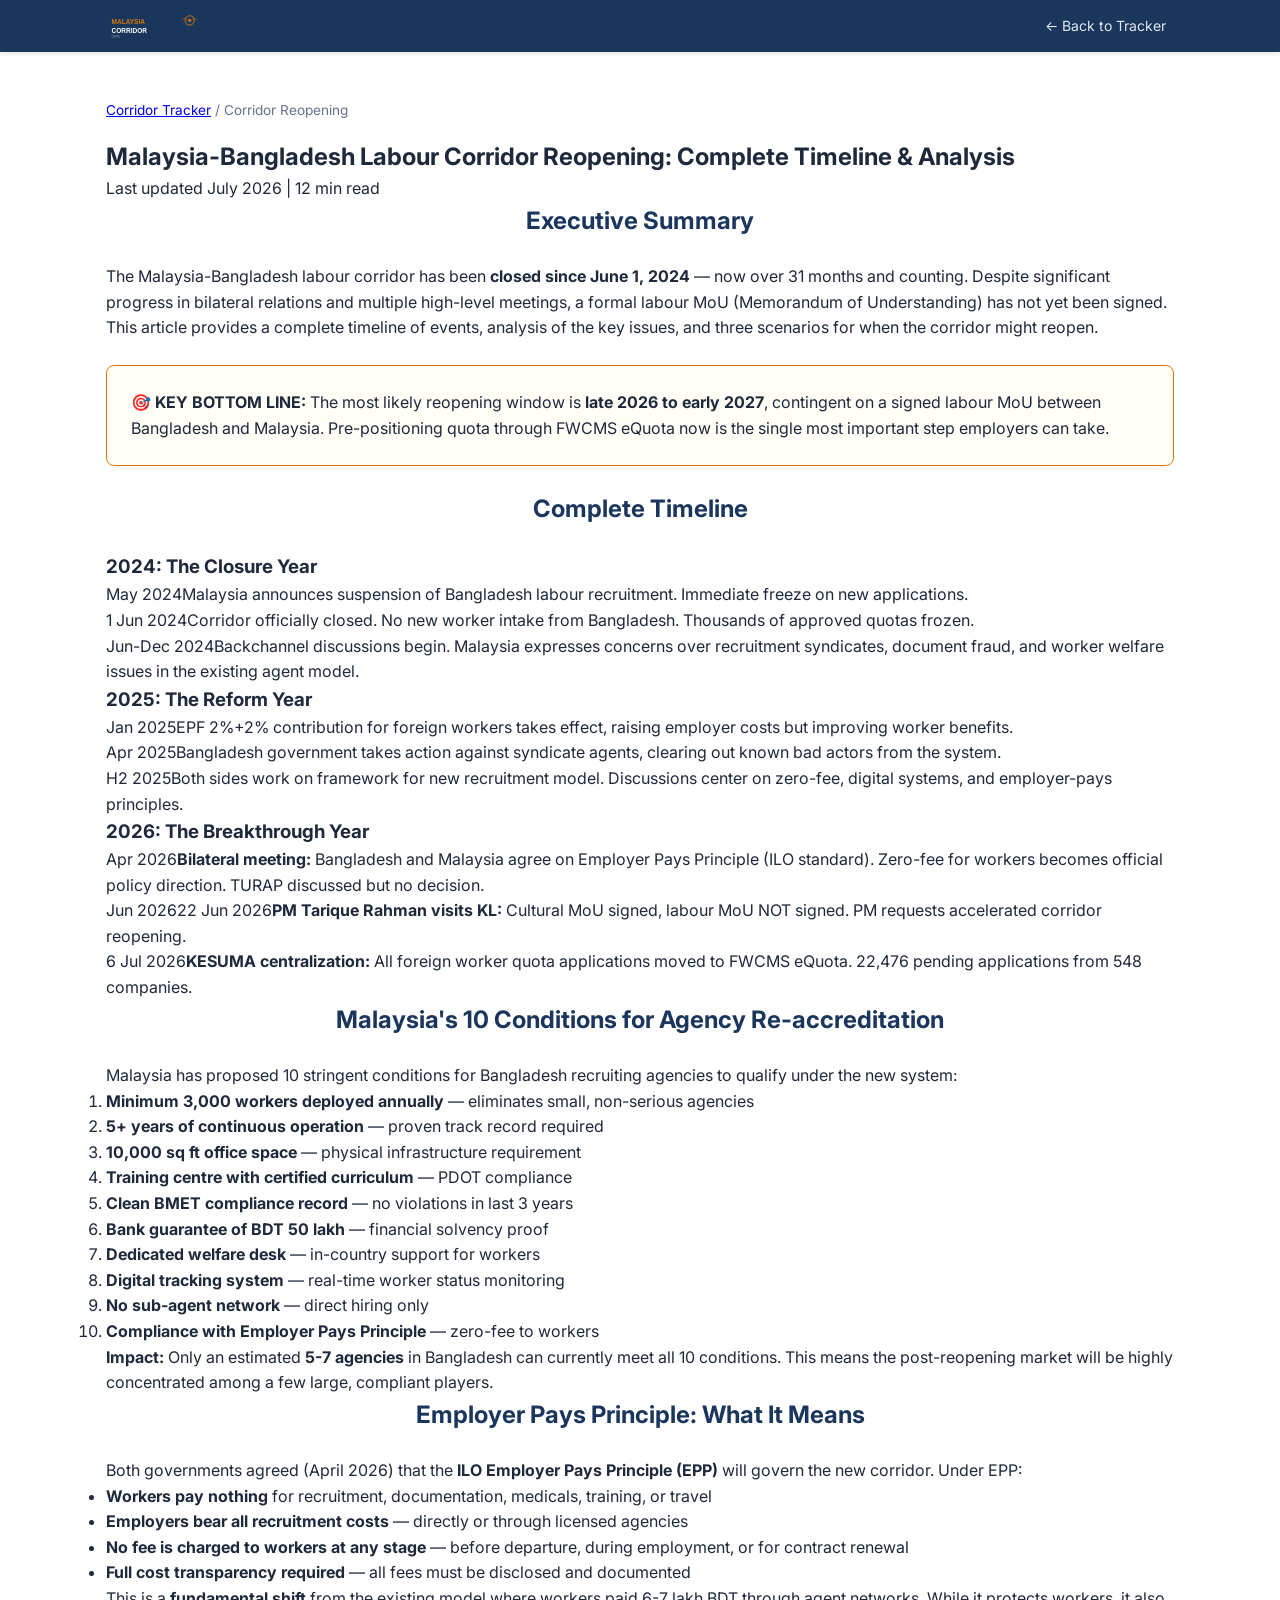
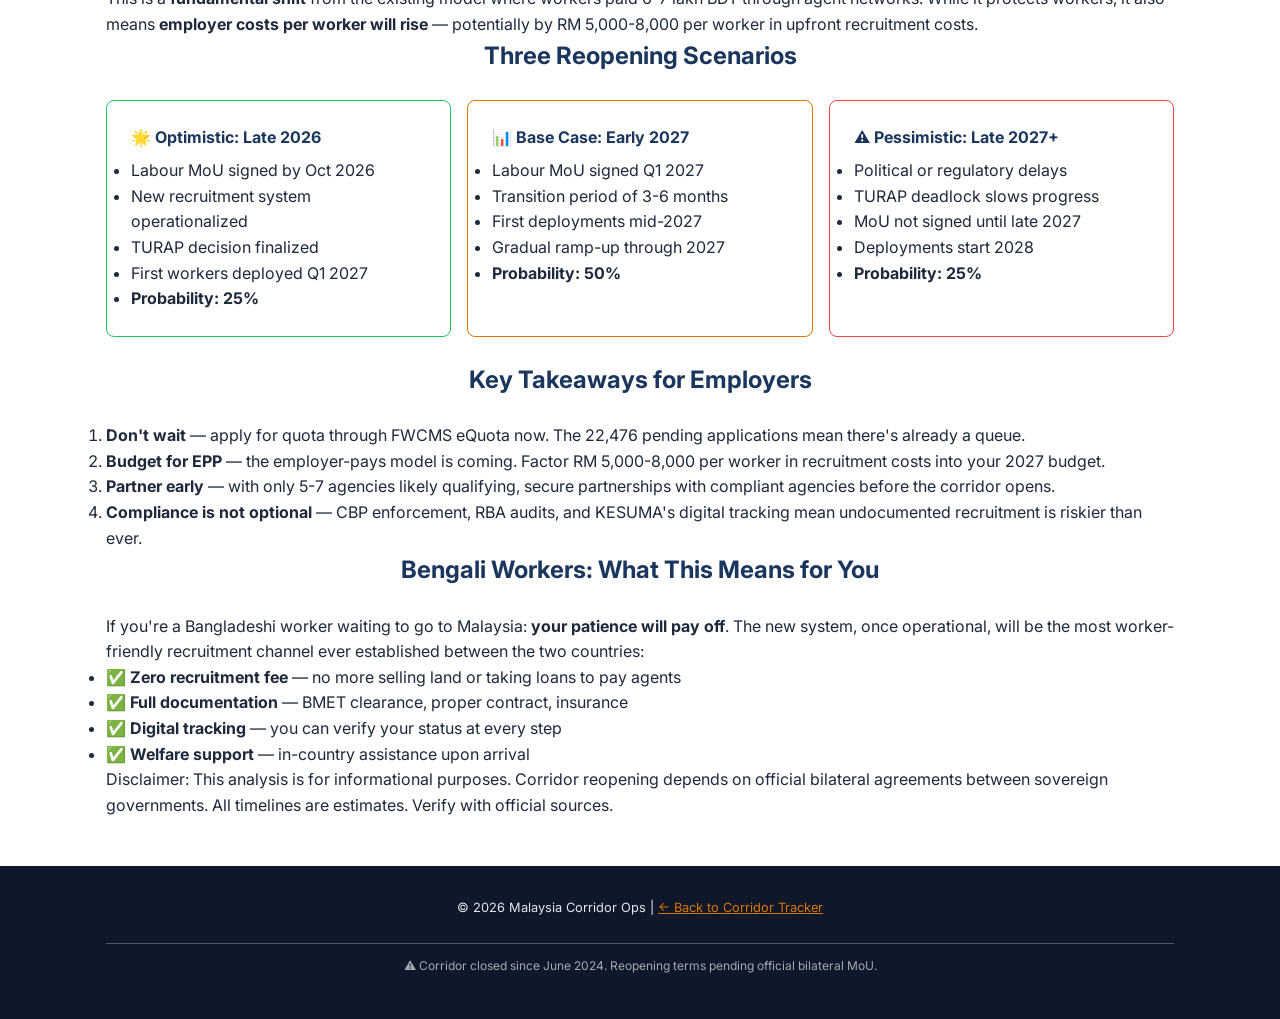
<file: site/corridor-tracker/corridor-reopening.html>
<!DOCTYPE html>
<html lang="en">
<head>
<meta charset="UTF-8">
<meta name="viewport" content="width=device-width, initial-scale=1.0">
<title>Malaysia-Bangladesh Labour Corridor Reopening: Complete Timeline & Analysis 2026</title>
<meta name="description" content="Complete analysis of the Malaysia-Bangladesh labour corridor reopening: full timeline from May 2024 closure to July 2026, 10 conditions, employer-pays agreement, PM visit, and 3 reopening scenarios.">
<link rel="preconnect" href="https://fonts.googleapis.com">
<link rel="preconnect" href="https://fonts.gstatic.com" crossorigin>
<link href="https://fonts.googleapis.com/css2?family=Inter:wght@400;500;600;700;800&display=swap" rel="stylesheet">
<link rel="stylesheet" href="../assets/styles.css">
</head>
<body>

<nav class="nav"><div class="container">
<a href="../" class="nav-logo"><img src="../assets/logo.svg" alt="Malaysia Corridor Ops"></a>
<ul class="nav-links">
<li><a href="./">← Back to Tracker</a></li>
</ul>
</div></nav>

<article class="section">
<div class="container article-container">
<nav aria-label="breadcrumb" style="margin-bottom:1rem;font-size:0.85rem;color:var(--gray-600)"><a href="./">Corridor Tracker</a> / Corridor Reopening</nav>

<h1>Malaysia-Bangladesh Labour Corridor Reopening: Complete Timeline & Analysis</h1>
<p class="article-meta">Last updated July 2026 | 12 min read</p>

<h2>Executive Summary</h2>
<p>The Malaysia-Bangladesh labour corridor has been <strong>closed since June 1, 2024</strong> — now over 31 months and counting. Despite significant progress in bilateral relations and multiple high-level meetings, a formal labour MoU (Memorandum of Understanding) has not yet been signed. This article provides a complete timeline of events, analysis of the key issues, and three scenarios for when the corridor might reopen.</p>

<div class="card" style="background:rgba(254,243,199,0.15);border-color:#d97706;margin:1.5rem 0">
<div class="card-body">
<strong>🎯 KEY BOTTOM LINE:</strong> The most likely reopening window is <strong>late 2026 to early 2027</strong>, contingent on a signed labour MoU between Bangladesh and Malaysia. Pre-positioning quota through FWCMS eQuota now is the single most important step employers can take.
</div>
</div>

<h2>Complete Timeline</h2>

<h3>2024: The Closure Year</h3>
<div class="timeline">
<div class="tm-event"><span class="tm-date">May 2024</span><span class="tm-desc">Malaysia announces suspension of Bangladesh labour recruitment. Immediate freeze on new applications.</span></div>
<div class="tm-event"><span class="tm-date">1 Jun 2024</span><span class="tm-desc">Corridor officially closed. No new worker intake from Bangladesh. Thousands of approved quotas frozen.</span></div>
<div class="tm-event"><span class="tm-date">Jun-Dec 2024</span><span class="tm-desc">Backchannel discussions begin. Malaysia expresses concerns over recruitment syndicates, document fraud, and worker welfare issues in the existing agent model.</span></div>
</div>

<h3>2025: The Reform Year</h3>
<div class="timeline">
<div class="tm-event"><span class="tm-date">Jan 2025</span><span class="tm-desc">EPF 2%+2% contribution for foreign workers takes effect, raising employer costs but improving worker benefits.</span></div>
<div class="tm-event"><span class="tm-date">Apr 2025</span><span class="tm-desc">Bangladesh government takes action against syndicate agents, clearing out known bad actors from the system.</span></div>
<div class="tm-event"><span class="tm-date">H2 2025</span><span class="tm-desc">Both sides work on framework for new recruitment model. Discussions center on zero-fee, digital systems, and employer-pays principles.</span></div>
</div>

<h3>2026: The Breakthrough Year</h3>
<div class="timeline">
<div class="tm-event"><span class="tm-date">Apr 2026</span><span class="tm-desc"><strong>Bilateral meeting:</strong> Bangladesh and Malaysia agree on Employer Pays Principle (ILO standard). Zero-fee for workers becomes official policy direction. TURAP discussed but no decision.</span></div>
<div class="tm-event"><span class="tm-date">Jun 2026</span><span class="tm-date">22 Jun 2026</span><span class="tm-desc"><strong>PM Tarique Rahman visits KL:</strong> Cultural MoU signed, labour MoU NOT signed. PM requests accelerated corridor reopening.</span></div>
<div class="tm-event"><span class="tm-date">6 Jul 2026</span><span class="tm-desc"><strong>KESUMA centralization:</strong> All foreign worker quota applications moved to FWCMS eQuota. 22,476 pending applications from 548 companies.</span></div>
</div>

<h2>Malaysia's 10 Conditions for Agency Re-accreditation</h2>
<p>Malaysia has proposed 10 stringent conditions for Bangladesh recruiting agencies to qualify under the new system:</p>
<ol>
<li><strong>Minimum 3,000 workers deployed annually</strong> — eliminates small, non-serious agencies</li>
<li><strong>5+ years of continuous operation</strong> — proven track record required</li>
<li><strong>10,000 sq ft office space</strong> — physical infrastructure requirement</li>
<li><strong>Training centre with certified curriculum</strong> — PDOT compliance</li>
<li><strong>Clean BMET compliance record</strong> — no violations in last 3 years</li>
<li><strong>Bank guarantee of BDT 50 lakh</strong> — financial solvency proof</li>
<li><strong>Dedicated welfare desk</strong> — in-country support for workers</li>
<li><strong>Digital tracking system</strong> — real-time worker status monitoring</li>
<li><strong>No sub-agent network</strong> — direct hiring only</li>
<li><strong>Compliance with Employer Pays Principle</strong> — zero-fee to workers</li>
</ol>

<p><strong>Impact:</strong> Only an estimated <strong>5-7 agencies</strong> in Bangladesh can currently meet all 10 conditions. This means the post-reopening market will be highly concentrated among a few large, compliant players.</p>

<h2>Employer Pays Principle: What It Means</h2>
<p>Both governments agreed (April 2026) that the <strong>ILO Employer Pays Principle (EPP)</strong> will govern the new corridor. Under EPP:</p>
<ul>
<li><strong>Workers pay nothing</strong> for recruitment, documentation, medicals, training, or travel</li>
<li><strong>Employers bear all recruitment costs</strong> — directly or through licensed agencies</li>
<li><strong>No fee is charged to workers at any stage</strong> — before departure, during employment, or for contract renewal</li>
<li><strong>Full cost transparency required</strong> — all fees must be disclosed and documented</li>
</ul>

<p>This is a <strong>fundamental shift</strong> from the existing model where workers paid 6-7 lakh BDT through agent networks. While it protects workers, it also means <strong>employer costs per worker will rise</strong> — potentially by RM 5,000-8,000 per worker in upfront recruitment costs.</p>

<h2>Three Reopening Scenarios</h2>

<div class="card-grid">
<div class="card" style="border-color:#22c55e">
<h3>🌟 Optimistic: Late 2026</h3>
<ul>
<li>Labour MoU signed by Oct 2026</li>
<li>New recruitment system operationalized</li>
<li>TURAP decision finalized</li>
<li>First workers deployed Q1 2027</li>
<li><strong>Probability: 25%</strong></li>
</ul>
</div>

<div class="card" style="border-color:#d97706">
<h3>📊 Base Case: Early 2027</h3>
<ul>
<li>Labour MoU signed Q1 2027</li>
<li>Transition period of 3-6 months</li>
<li>First deployments mid-2027</li>
<li>Gradual ramp-up through 2027</li>
<li><strong>Probability: 50%</strong></li>
</ul>
</div>

<div class="card" style="border-color:#ef4444">
<h3>⚠️ Pessimistic: Late 2027+</h3>
<ul>
<li>Political or regulatory delays</li>
<li>TURAP deadlock slows progress</li>
<li>MoU not signed until late 2027</li>
<li>Deployments start 2028</li>
<li><strong>Probability: 25%</strong></li>
</ul>
</div>
</div>

<h2>Key Takeaways for Employers</h2>
<ol>
<li><strong>Don't wait</strong> — apply for quota through FWCMS eQuota now. The 22,476 pending applications mean there's already a queue.</li>
<li><strong>Budget for EPP</strong> — the employer-pays model is coming. Factor RM 5,000-8,000 per worker in recruitment costs into your 2027 budget.</li>
<li><strong>Partner early</strong> — with only 5-7 agencies likely qualifying, secure partnerships with compliant agencies before the corridor opens.</li>
<li><strong>Compliance is not optional</strong> — CBP enforcement, RBA audits, and KESUMA's digital tracking mean undocumented recruitment is riskier than ever.</li>
</ol>

<h2>Bengali Workers: What This Means for You</h2>
<p>If you're a Bangladeshi worker waiting to go to Malaysia: <strong>your patience will pay off</strong>. The new system, once operational, will be the most worker-friendly recruitment channel ever established between the two countries:</p>
<ul>
<li>✅ <strong>Zero recruitment fee</strong> — no more selling land or taking loans to pay agents</li>
<li>✅ <strong>Full documentation</strong> — BMET clearance, proper contract, insurance</li>
<li>✅ <strong>Digital tracking</strong> — you can verify your status at every step</li>
<li>✅ <strong>Welfare support</strong> — in-country assistance upon arrival</li>
</ul>

<p class="article-footer">Disclaimer: This analysis is for informational purposes. Corridor reopening depends on official bilateral agreements between sovereign governments. All timelines are estimates. Verify with official sources.</p>
</div>
</article>

<footer class="footer">
<div class="container">
<p>© 2026 Malaysia Corridor Ops | <a href="./">← Back to Corridor Tracker</a></p>
<div class="disclaimer">⚠️ Corridor closed since June 2024. Reopening terms pending official bilateral MoU.</div>
</div>
</footer>
</body>
</html>
</file>
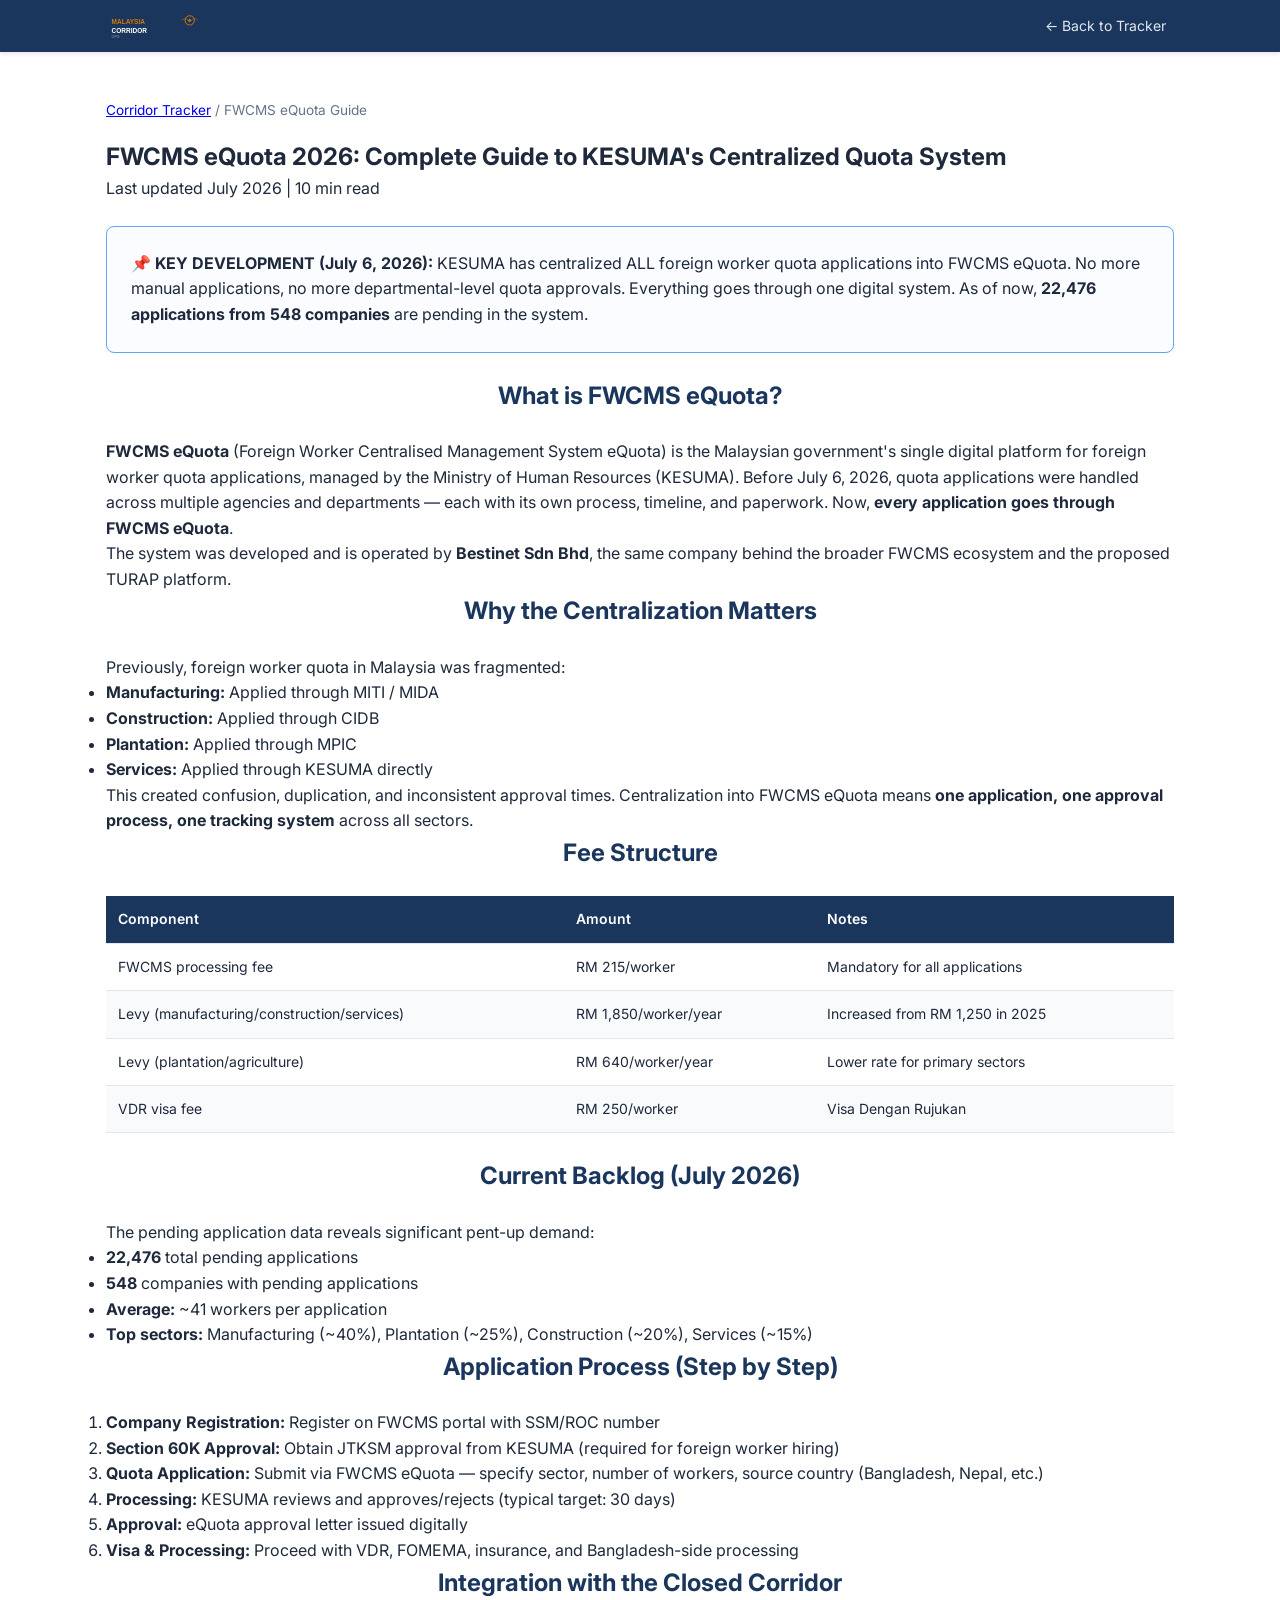
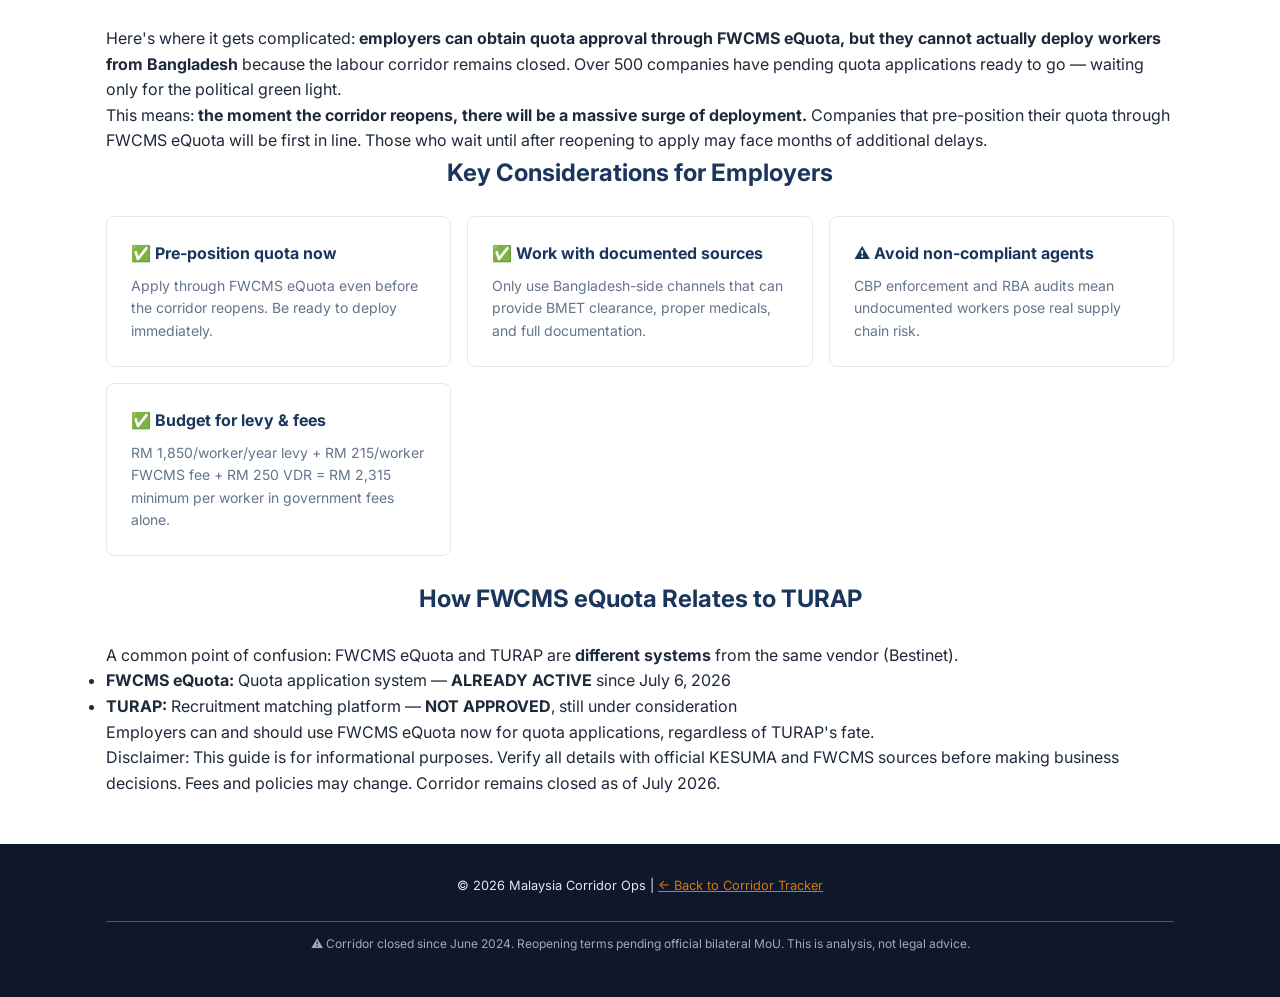
<file: site/corridor-tracker/fwcms-equota-guide.html>
<!DOCTYPE html>
<html lang="en">
<head>
<meta charset="UTF-8">
<meta name="viewport" content="width=device-width, initial-scale=1.0">
<title>FWCMS eQuota 2026: Complete Guide to Malaysia's Centralized Quota System</title>
<meta name="description" content="Complete guide to FWCMS eQuota — Malaysia's centralized foreign worker quota system. Current backlog: 22,476 applications from 548 companies. Fees, process, and timeline explained.">
<link rel="preconnect" href="https://fonts.googleapis.com">
<link rel="preconnect" href="https://fonts.gstatic.com" crossorigin>
<link href="https://fonts.googleapis.com/css2?family=Inter:wght@400;500;600;700;800&display=swap" rel="stylesheet">
<link rel="stylesheet" href="../assets/styles.css">
</head>
<body>

<nav class="nav"><div class="container">
<a href="../" class="nav-logo"><img src="../assets/logo.svg" alt="Malaysia Corridor Ops"></a>
<ul class="nav-links">
<li><a href="./">← Back to Tracker</a></li>
</ul>
</div></nav>

<article class="section">
<div class="container article-container">
<nav aria-label="breadcrumb" style="margin-bottom:1rem;font-size:0.85rem;color:var(--gray-600)"><a href="./">Corridor Tracker</a> / FWCMS eQuota Guide</nav>

<h1>FWCMS eQuota 2026: Complete Guide to KESUMA's Centralized Quota System</h1>
<p class="article-meta">Last updated July 2026 | 10 min read</p>

<div class="card" style="background:rgba(219,234,254,0.15);border-color:#60a5fa;margin:1.5rem 0">
<div class="card-body">
<strong>📌 KEY DEVELOPMENT (July 6, 2026):</strong> KESUMA has centralized ALL foreign worker quota applications into FWCMS eQuota. No more manual applications, no more departmental-level quota approvals. Everything goes through one digital system. As of now, <strong>22,476 applications from 548 companies</strong> are pending in the system.
</div>
</div>

<h2>What is FWCMS eQuota?</h2>
<p><strong>FWCMS eQuota</strong> (Foreign Worker Centralised Management System eQuota) is the Malaysian government's single digital platform for foreign worker quota applications, managed by the Ministry of Human Resources (KESUMA). Before July 6, 2026, quota applications were handled across multiple agencies and departments — each with its own process, timeline, and paperwork. Now, <strong>every application goes through FWCMS eQuota</strong>.</p>

<p>The system was developed and is operated by <strong>Bestinet Sdn Bhd</strong>, the same company behind the broader FWCMS ecosystem and the proposed TURAP platform.</p>

<h2>Why the Centralization Matters</h2>
<p>Previously, foreign worker quota in Malaysia was fragmented:</p>
<ul>
<li><strong>Manufacturing:</strong> Applied through MITI / MIDA</li>
<li><strong>Construction:</strong> Applied through CIDB</li>
<li><strong>Plantation:</strong> Applied through MPIC</li>
<li><strong>Services:</strong> Applied through KESUMA directly</li>
</ul>
<p>This created confusion, duplication, and inconsistent approval times. Centralization into FWCMS eQuota means <strong>one application, one approval process, one tracking system</strong> across all sectors.</p>

<h2>Fee Structure</h2>
<table class="cost-table">
<thead>
<tr><th>Component</th><th>Amount</th><th>Notes</th></tr>
</thead>
<tbody>
<tr><td>FWCMS processing fee</td><td>RM 215/worker</td><td>Mandatory for all applications</td></tr>
<tr><td>Levy (manufacturing/construction/services)</td><td>RM 1,850/worker/year</td><td>Increased from RM 1,250 in 2025</td></tr>
<tr><td>Levy (plantation/agriculture)</td><td>RM 640/worker/year</td><td>Lower rate for primary sectors</td></tr>
<tr><td>VDR visa fee</td><td>RM 250/worker</td><td>Visa Dengan Rujukan</td></tr>
</tbody>
</table>

<h2>Current Backlog (July 2026)</h2>
<p>The pending application data reveals significant pent-up demand:</p>
<ul>
<li><strong>22,476</strong> total pending applications</li>
<li><strong>548</strong> companies with pending applications</li>
<li><strong>Average:</strong> ~41 workers per application</li>
<li><strong>Top sectors:</strong> Manufacturing (~40%), Plantation (~25%), Construction (~20%), Services (~15%)</li>
</ul>

<h2>Application Process (Step by Step)</h2>
<ol>
<li><strong>Company Registration:</strong> Register on FWCMS portal with SSM/ROC number</li>
<li><strong>Section 60K Approval:</strong> Obtain JTKSM approval from KESUMA (required for foreign worker hiring)</li>
<li><strong>Quota Application:</strong> Submit via FWCMS eQuota — specify sector, number of workers, source country (Bangladesh, Nepal, etc.)</li>
<li><strong>Processing:</strong> KESUMA reviews and approves/rejects (typical target: 30 days)</li>
<li><strong>Approval:</strong> eQuota approval letter issued digitally</li>
<li><strong>Visa & Processing:</strong> Proceed with VDR, FOMEMA, insurance, and Bangladesh-side processing</li>
</ol>

<h2>Integration with the Closed Corridor</h2>
<p>Here's where it gets complicated: <strong>employers can obtain quota approval through FWCMS eQuota, but they cannot actually deploy workers from Bangladesh</strong> because the labour corridor remains closed. Over 500 companies have pending quota applications ready to go — waiting only for the political green light.</p>

<p>This means: <strong>the moment the corridor reopens, there will be a massive surge of deployment.</strong> Companies that pre-position their quota through FWCMS eQuota will be first in line. Those who wait until after reopening to apply may face months of additional delays.</p>

<h2>Key Considerations for Employers</h2>
<div class="card-grid">
<div class="card"><h3>✅ Pre-position quota now</h3><p>Apply through FWCMS eQuota even before the corridor reopens. Be ready to deploy immediately.</p></div>
<div class="card"><h3>✅ Work with documented sources</h3><p>Only use Bangladesh-side channels that can provide BMET clearance, proper medicals, and full documentation.</p></div>
<div class="card"><h3>⚠️ Avoid non-compliant agents</h3><p>CBP enforcement and RBA audits mean undocumented workers pose real supply chain risk.</p></div>
<div class="card"><h3>✅ Budget for levy & fees</h3><p>RM 1,850/worker/year levy + RM 215/worker FWCMS fee + RM 250 VDR = RM 2,315 minimum per worker in government fees alone.</p></div>
</div>

<h2>How FWCMS eQuota Relates to TURAP</h2>
<p>A common point of confusion: FWCMS eQuota and TURAP are <strong>different systems</strong> from the same vendor (Bestinet).</p>

<ul>
<li><strong>FWCMS eQuota:</strong> Quota application system — <strong>ALREADY ACTIVE</strong> since July 6, 2026</li>
<li><strong>TURAP:</strong> Recruitment matching platform — <strong>NOT APPROVED</strong>, still under consideration</li>
</ul>

<p>Employers can and should use FWCMS eQuota now for quota applications, regardless of TURAP's fate.</p>

<p class="article-footer">Disclaimer: This guide is for informational purposes. Verify all details with official KESUMA and FWCMS sources before making business decisions. Fees and policies may change. Corridor remains closed as of July 2026.</p>
</div>
</article>

<footer class="footer">
<div class="container">
<p>© 2026 Malaysia Corridor Ops | <a href="./">← Back to Corridor Tracker</a></p>
<div class="disclaimer">⚠️ Corridor closed since June 2024. Reopening terms pending official bilateral MoU. This is analysis, not legal advice.</div>
</div>
</footer>
</body>
</html>
</file>
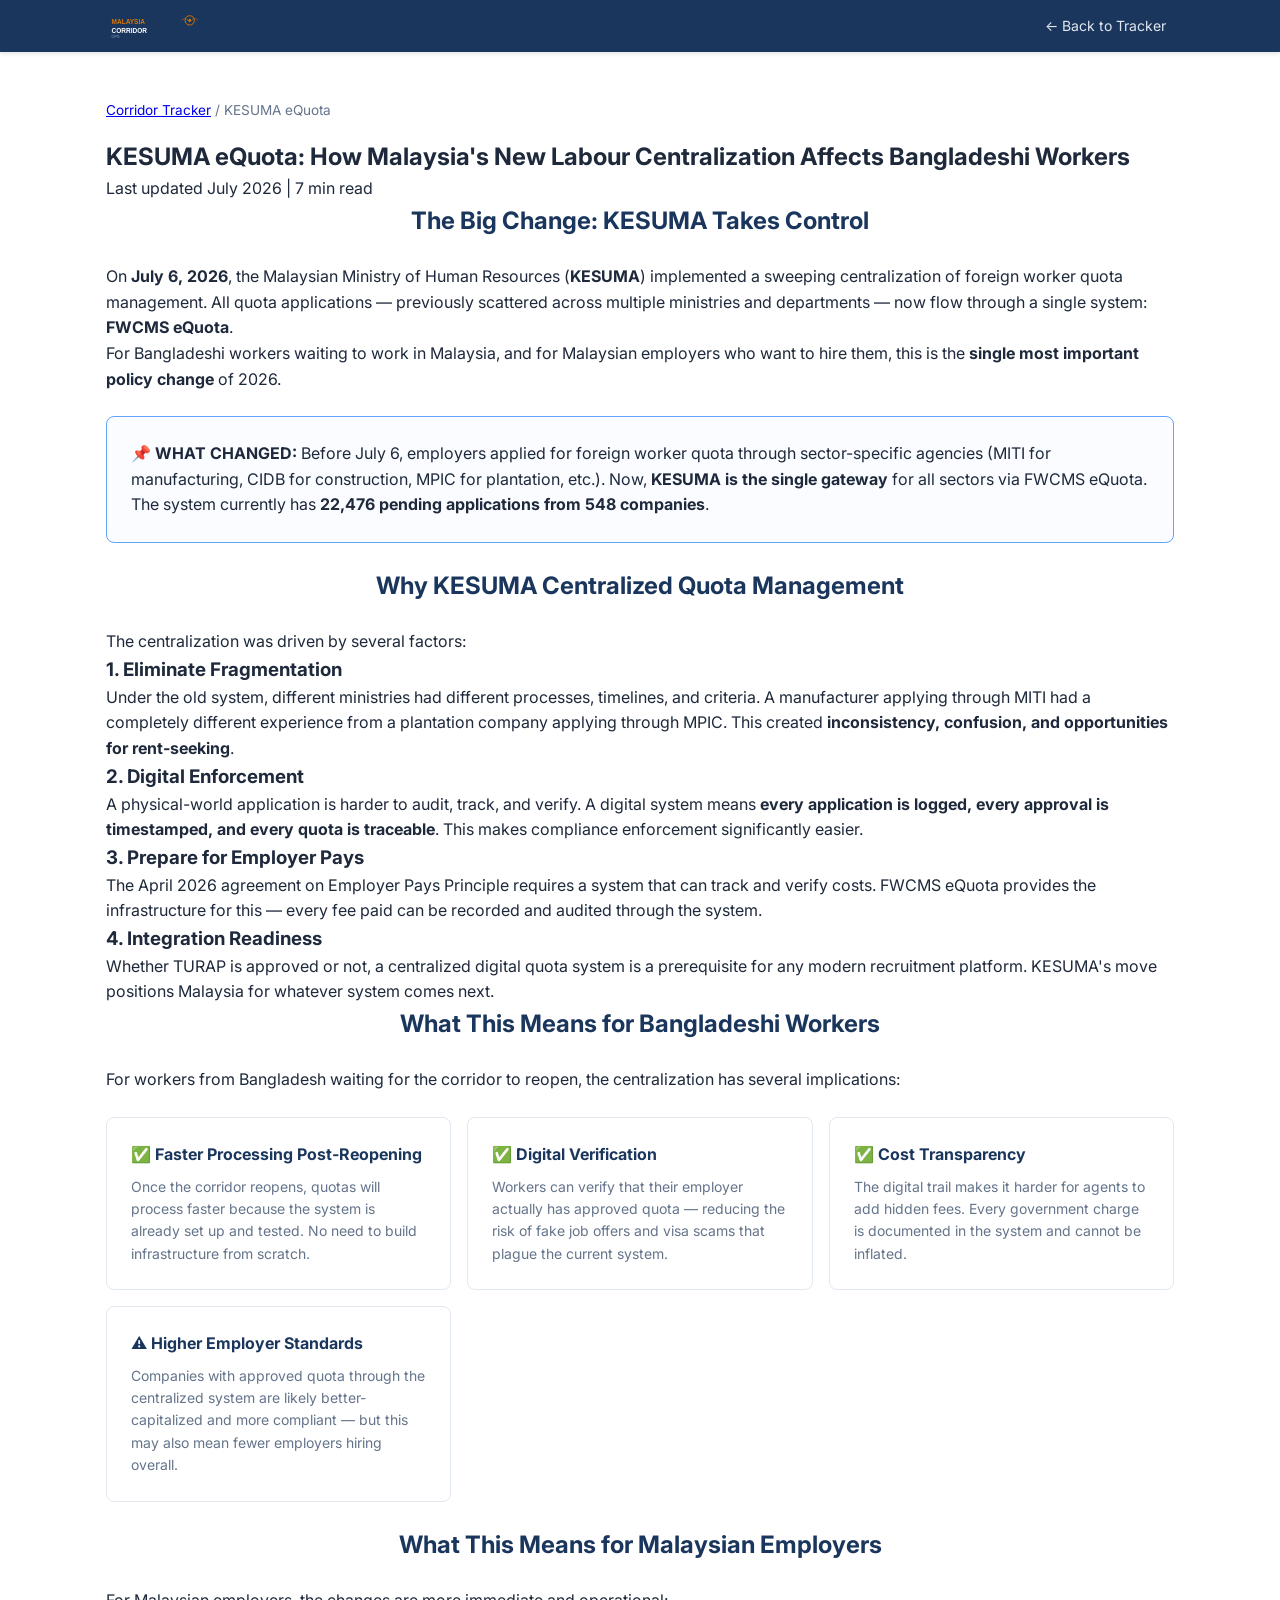
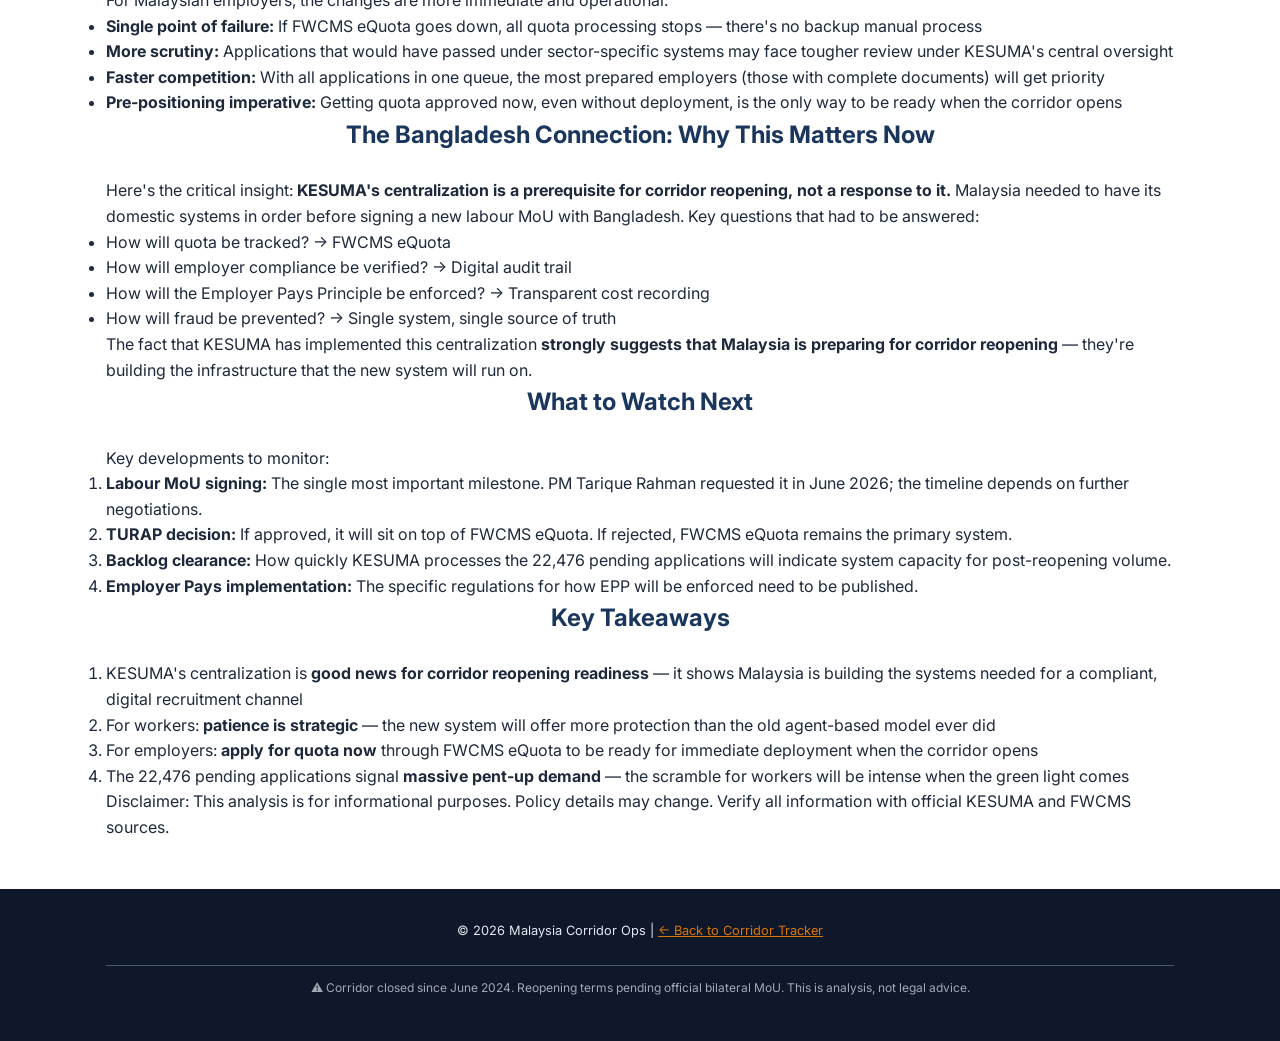
<file: site/corridor-tracker/kesuma-equota.html>
<!DOCTYPE html>
<html lang="en">
<head>
<meta charset="UTF-8">
<meta name="viewport" content="width=device-width, initial-scale=1.0">
<title>KESUMA eQuota 2026: How Malaysia's New Centralized Worker System Affects Recruitment</title>
<meta name="description" content="Analysis of KESUMA's centralized foreign worker management system. How FWCMS eQuota centralization affects quota applications, Bangladesh workers, and employer compliance in 2026.">
<link rel="preconnect" href="https://fonts.googleapis.com">
<link rel="preconnect" href="https://fonts.gstatic.com" crossorigin>
<link href="https://fonts.googleapis.com/css2?family=Inter:wght@400;500;600;700;800&display=swap" rel="stylesheet">
<link rel="stylesheet" href="../assets/styles.css">
</head>
<body>

<nav class="nav"><div class="container">
<a href="../" class="nav-logo"><img src="../assets/logo.svg" alt="Malaysia Corridor Ops"></a>
<ul class="nav-links">
<li><a href="./">← Back to Tracker</a></li>
</ul>
</div></nav>

<article class="section">
<div class="container article-container">
<nav aria-label="breadcrumb" style="margin-bottom:1rem;font-size:0.85rem;color:var(--gray-600)"><a href="./">Corridor Tracker</a> / KESUMA eQuota</nav>

<h1>KESUMA eQuota: How Malaysia's New Labour Centralization Affects Bangladeshi Workers</h1>
<p class="article-meta">Last updated July 2026 | 7 min read</p>

<h2>The Big Change: KESUMA Takes Control</h2>
<p>On <strong>July 6, 2026</strong>, the Malaysian Ministry of Human Resources (<strong>KESUMA</strong>) implemented a sweeping centralization of foreign worker quota management. All quota applications — previously scattered across multiple ministries and departments — now flow through a single system: <strong>FWCMS eQuota</strong>.</p>

<p>For Bangladeshi workers waiting to work in Malaysia, and for Malaysian employers who want to hire them, this is the <strong>single most important policy change</strong> of 2026.</p>

<div class="card" style="background:rgba(219,234,254,0.15);border-color:#60a5fa;margin:1.5rem 0">
<div class="card-body">
<strong>📌 WHAT CHANGED:</strong> Before July 6, employers applied for foreign worker quota through sector-specific agencies (MITI for manufacturing, CIDB for construction, MPIC for plantation, etc.). Now, <strong>KESUMA is the single gateway</strong> for all sectors via FWCMS eQuota. The system currently has <strong>22,476 pending applications from 548 companies</strong>.
</div>
</div>

<h2>Why KESUMA Centralized Quota Management</h2>
<p>The centralization was driven by several factors:</p>

<h3>1. Eliminate Fragmentation</h3>
<p>Under the old system, different ministries had different processes, timelines, and criteria. A manufacturer applying through MITI had a completely different experience from a plantation company applying through MPIC. This created <strong>inconsistency, confusion, and opportunities for rent-seeking</strong>.</p>

<h3>2. Digital Enforcement</h3>
<p>A physical-world application is harder to audit, track, and verify. A digital system means <strong>every application is logged, every approval is timestamped, and every quota is traceable</strong>. This makes compliance enforcement significantly easier.</p>

<h3>3. Prepare for Employer Pays</h3>
<p>The April 2026 agreement on Employer Pays Principle requires a system that can track and verify costs. FWCMS eQuota provides the infrastructure for this — every fee paid can be recorded and audited through the system.</p>

<h3>4. Integration Readiness</h3>
<p>Whether TURAP is approved or not, a centralized digital quota system is a prerequisite for any modern recruitment platform. KESUMA's move positions Malaysia for whatever system comes next.</p>

<h2>What This Means for Bangladeshi Workers</h2>
<p>For workers from Bangladesh waiting for the corridor to reopen, the centralization has several implications:</p>

<div class="card-grid">
<div class="card">
<h3>✅ Faster Processing Post-Reopening</h3>
<p>Once the corridor reopens, quotas will process faster because the system is already set up and tested. No need to build infrastructure from scratch.</p>
</div>
<div class="card">
<h3>✅ Digital Verification</h3>
<p>Workers can verify that their employer actually has approved quota — reducing the risk of fake job offers and visa scams that plague the current system.</p>
</div>
<div class="card">
<h3>✅ Cost Transparency</h3>
<p>The digital trail makes it harder for agents to add hidden fees. Every government charge is documented in the system and cannot be inflated.</p>
</div>
<div class="card">
<h3>⚠️ Higher Employer Standards</h3>
<p>Companies with approved quota through the centralized system are likely better-capitalized and more compliant — but this may also mean fewer employers hiring overall.</p>
</div>
</div>

<h2>What This Means for Malaysian Employers</h2>
<p>For Malaysian employers, the changes are more immediate and operational:</p>

<ul>
<li><strong>Single point of failure:</strong> If FWCMS eQuota goes down, all quota processing stops — there's no backup manual process</li>
<li><strong>More scrutiny:</strong> Applications that would have passed under sector-specific systems may face tougher review under KESUMA's central oversight</li>
<li><strong>Faster competition:</strong> With all applications in one queue, the most prepared employers (those with complete documents) will get priority</li>
<li><strong>Pre-positioning imperative:</strong> Getting quota approved now, even without deployment, is the only way to be ready when the corridor opens</li>
</ul>

<h2>The Bangladesh Connection: Why This Matters Now</h2>
<p>Here's the critical insight: <strong>KESUMA's centralization is a prerequisite for corridor reopening, not a response to it.</strong> Malaysia needed to have its domestic systems in order before signing a new labour MoU with Bangladesh. Key questions that had to be answered:</p>
<ul>
<li>How will quota be tracked? → FWCMS eQuota</li>
<li>How will employer compliance be verified? → Digital audit trail</li>
<li>How will the Employer Pays Principle be enforced? → Transparent cost recording</li>
<li>How will fraud be prevented? → Single system, single source of truth</li>
</ul>

<p>The fact that KESUMA has implemented this centralization <strong>strongly suggests that Malaysia is preparing for corridor reopening</strong> — they're building the infrastructure that the new system will run on.</p>

<h2>What to Watch Next</h2>
<p>Key developments to monitor:</p>
<ol>
<li><strong>Labour MoU signing:</strong> The single most important milestone. PM Tarique Rahman requested it in June 2026; the timeline depends on further negotiations.</li>
<li><strong>TURAP decision:</strong> If approved, it will sit on top of FWCMS eQuota. If rejected, FWCMS eQuota remains the primary system.</li>
<li><strong>Backlog clearance:</strong> How quickly KESUMA processes the 22,476 pending applications will indicate system capacity for post-reopening volume.</li>
<li><strong>Employer Pays implementation:</strong> The specific regulations for how EPP will be enforced need to be published.</li>
</ol>

<h2>Key Takeaways</h2>
<ol>
<li>KESUMA's centralization is <strong>good news for corridor reopening readiness</strong> — it shows Malaysia is building the systems needed for a compliant, digital recruitment channel</li>
<li>For workers: <strong>patience is strategic</strong> — the new system will offer more protection than the old agent-based model ever did</li>
<li>For employers: <strong>apply for quota now</strong> through FWCMS eQuota to be ready for immediate deployment when the corridor opens</li>
<li>The 22,476 pending applications signal <strong>massive pent-up demand</strong> — the scramble for workers will be intense when the green light comes</li>
</ol>

<p class="article-footer">Disclaimer: This analysis is for informational purposes. Policy details may change. Verify all information with official KESUMA and FWCMS sources.</p>
</div>
</article>

<footer class="footer">
<div class="container">
<p>© 2026 Malaysia Corridor Ops | <a href="./">← Back to Corridor Tracker</a></p>
<div class="disclaimer">⚠️ Corridor closed since June 2024. Reopening terms pending official bilateral MoU. This is analysis, not legal advice.</div>
</div>
</footer>
</body>
</html>
</file>
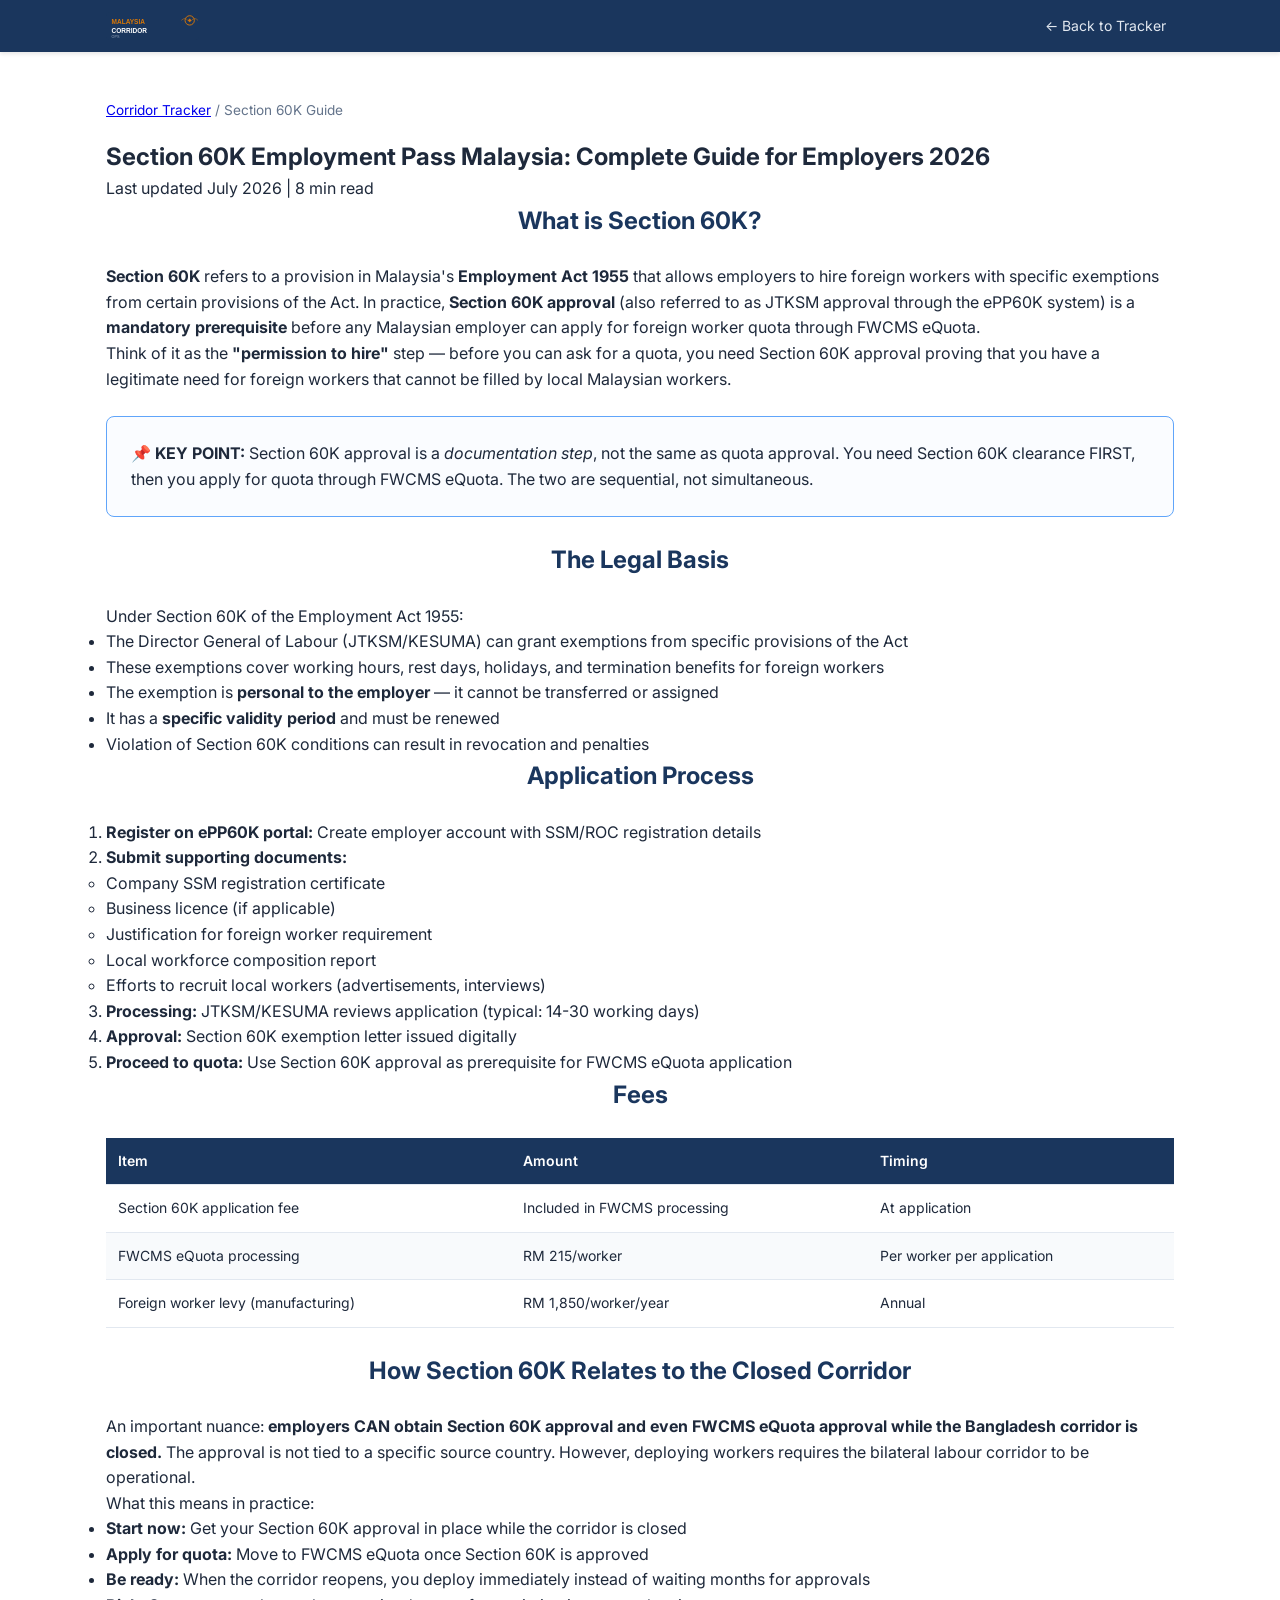
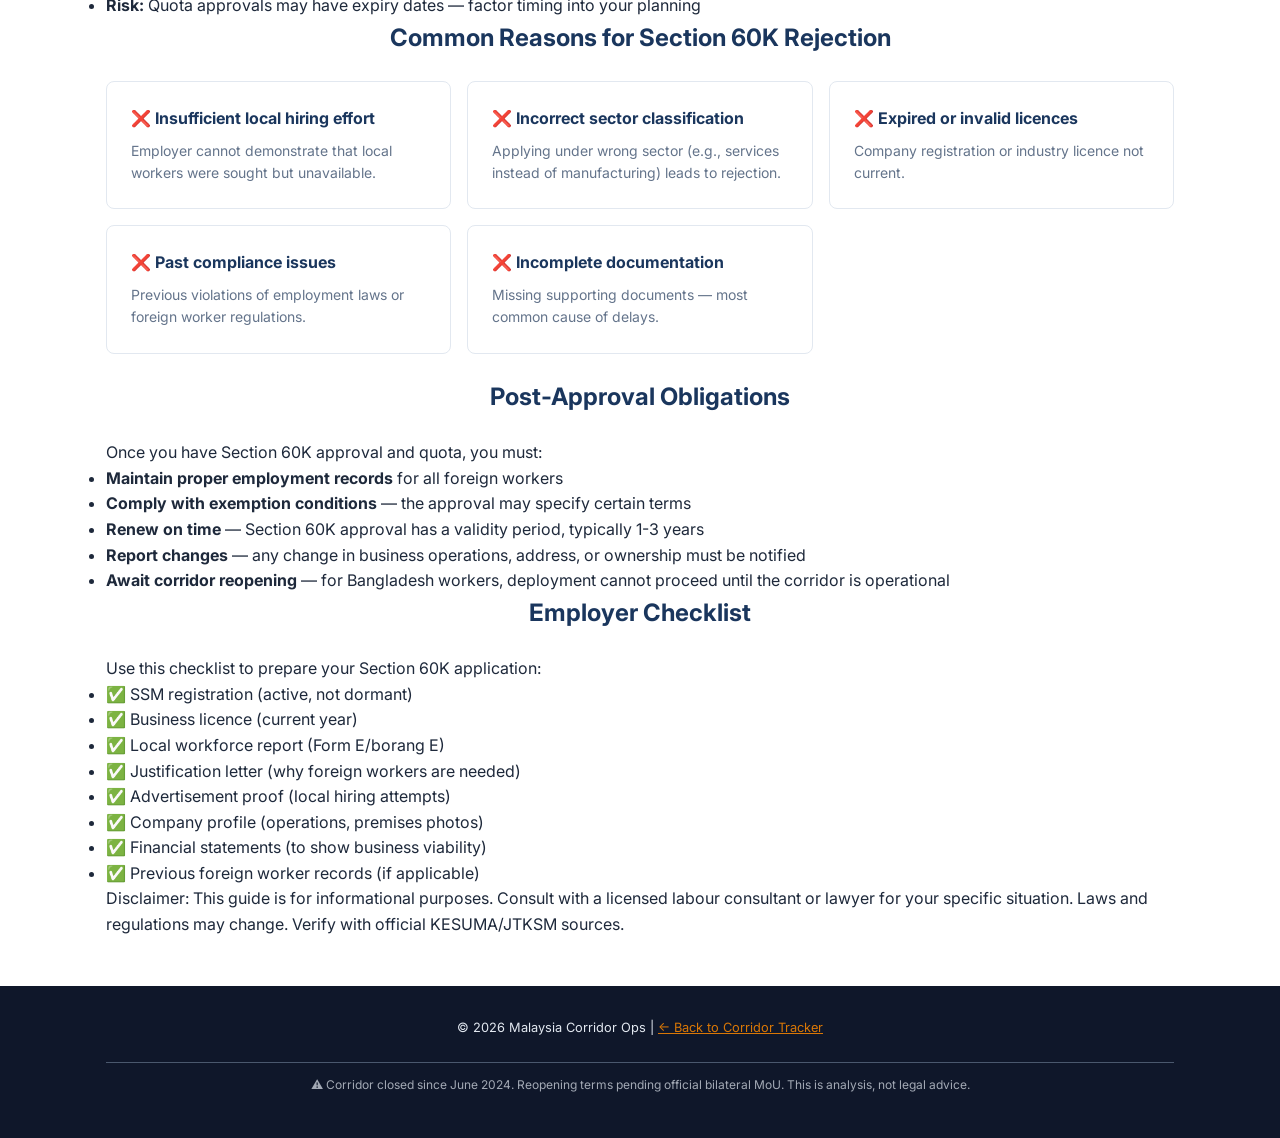
<file: site/corridor-tracker/section-60k.html>
<!DOCTYPE html>
<html lang="en">
<head>
<meta charset="UTF-8">
<meta name="viewport" content="width=device-width, initial-scale=1.0">
<title>Section 60K Employment Pass Malaysia: Complete Guide for Employers 2026</title>
<meta name="description" content="Complete guide to Section 60K Employment Pass exemptions for foreign workers in Malaysia. Application process, fees, timeline, and how it relates to FWCMS eQuota and the closed Bangladesh corridor.">
<link rel="preconnect" href="https://fonts.googleapis.com">
<link rel="preconnect" href="https://fonts.gstatic.com" crossorigin>
<link href="https://fonts.googleapis.com/css2?family=Inter:wght@400;500;600;700;800&display=swap" rel="stylesheet">
<link rel="stylesheet" href="../assets/styles.css">
</head>
<body>

<nav class="nav"><div class="container">
<a href="../" class="nav-logo"><img src="../assets/logo.svg" alt="Malaysia Corridor Ops"></a>
<ul class="nav-links">
<li><a href="./">← Back to Tracker</a></li>
</ul>
</div></nav>

<article class="section">
<div class="container article-container">
<nav aria-label="breadcrumb" style="margin-bottom:1rem;font-size:0.85rem;color:var(--gray-600)"><a href="./">Corridor Tracker</a> / Section 60K Guide</nav>

<h1>Section 60K Employment Pass Malaysia: Complete Guide for Employers 2026</h1>
<p class="article-meta">Last updated July 2026 | 8 min read</p>

<h2>What is Section 60K?</h2>
<p><strong>Section 60K</strong> refers to a provision in Malaysia's <strong>Employment Act 1955</strong> that allows employers to hire foreign workers with specific exemptions from certain provisions of the Act. In practice, <strong>Section 60K approval</strong> (also referred to as JTKSM approval through the ePP60K system) is a <strong>mandatory prerequisite</strong> before any Malaysian employer can apply for foreign worker quota through FWCMS eQuota.</p>

<p>Think of it as the <strong>"permission to hire"</strong> step — before you can ask for a quota, you need Section 60K approval proving that you have a legitimate need for foreign workers that cannot be filled by local Malaysian workers.</p>

<div class="card" style="background:rgba(219,234,254,0.15);border-color:#60a5fa;margin:1.5rem 0">
<div class="card-body">
<strong>📌 KEY POINT:</strong> Section 60K approval is a <em>documentation step</em>, not the same as quota approval. You need Section 60K clearance FIRST, then you apply for quota through FWCMS eQuota. The two are sequential, not simultaneous.
</div>
</div>

<h2>The Legal Basis</h2>
<p>Under Section 60K of the Employment Act 1955:</p>
<ul>
<li>The Director General of Labour (JTKSM/KESUMA) can grant exemptions from specific provisions of the Act</li>
<li>These exemptions cover working hours, rest days, holidays, and termination benefits for foreign workers</li>
<li>The exemption is <strong>personal to the employer</strong> — it cannot be transferred or assigned</li>
<li>It has a <strong>specific validity period</strong> and must be renewed</li>
<li>Violation of Section 60K conditions can result in revocation and penalties</li>
</ul>

<h2>Application Process</h2>
<ol>
<li><strong>Register on ePP60K portal:</strong> Create employer account with SSM/ROC registration details</li>
<li><strong>Submit supporting documents:</strong>
<ul>
<li>Company SSM registration certificate</li>
<li>Business licence (if applicable)</li>
<li>Justification for foreign worker requirement</li>
<li>Local workforce composition report</li>
<li>Efforts to recruit local workers (advertisements, interviews)</li>
</ul>
</li>
<li><strong>Processing:</strong> JTKSM/KESUMA reviews application (typical: 14-30 working days)</li>
<li><strong>Approval:</strong> Section 60K exemption letter issued digitally</li>
<li><strong>Proceed to quota:</strong> Use Section 60K approval as prerequisite for FWCMS eQuota application</li>
</ol>

<h2>Fees</h2>
<table class="cost-table">
<thead>
<tr><th>Item</th><th>Amount</th><th>Timing</th></tr>
</thead>
<tbody>
<tr><td>Section 60K application fee</td><td>Included in FWCMS processing</td><td>At application</td></tr>
<tr><td>FWCMS eQuota processing</td><td>RM 215/worker</td><td>Per worker per application</td></tr>
<tr><td>Foreign worker levy (manufacturing)</td><td>RM 1,850/worker/year</td><td>Annual</td></tr>
</tbody>
</table>

<h2>How Section 60K Relates to the Closed Corridor</h2>
<p>An important nuance: <strong>employers CAN obtain Section 60K approval and even FWCMS eQuota approval while the Bangladesh corridor is closed.</strong> The approval is not tied to a specific source country. However, deploying workers requires the bilateral labour corridor to be operational.</p>

<p>What this means in practice:</p>
<ul>
<li><strong>Start now:</strong> Get your Section 60K approval in place while the corridor is closed</li>
<li><strong>Apply for quota:</strong> Move to FWCMS eQuota once Section 60K is approved</li>
<li><strong>Be ready:</strong> When the corridor reopens, you deploy immediately instead of waiting months for approvals</li>
<li><strong>Risk:</strong> Quota approvals may have expiry dates — factor timing into your planning</li>
</ul>

<h2>Common Reasons for Section 60K Rejection</h2>
<div class="card-grid">
<div class="card"><h3>❌ Insufficient local hiring effort</h3><p>Employer cannot demonstrate that local workers were sought but unavailable.</p></div>
<div class="card"><h3>❌ Incorrect sector classification</h3><p>Applying under wrong sector (e.g., services instead of manufacturing) leads to rejection.</p></div>
<div class="card"><h3>❌ Expired or invalid licences</h3><p>Company registration or industry licence not current.</p></div>
<div class="card"><h3>❌ Past compliance issues</h3><p>Previous violations of employment laws or foreign worker regulations.</p></div>
<div class="card"><h3>❌ Incomplete documentation</h3><p>Missing supporting documents — most common cause of delays.</p></div>
</div>

<h2>Post-Approval Obligations</h2>
<p>Once you have Section 60K approval and quota, you must:</p>
<ul>
<li><strong>Maintain proper employment records</strong> for all foreign workers</li>
<li><strong>Comply with exemption conditions</strong> — the approval may specify certain terms</li>
<li><strong>Renew on time</strong> — Section 60K approval has a validity period, typically 1-3 years</li>
<li><strong>Report changes</strong> — any change in business operations, address, or ownership must be notified</li>
<li><strong>Await corridor reopening</strong> — for Bangladesh workers, deployment cannot proceed until the corridor is operational</li>
</ul>

<h2>Employer Checklist</h2>
<p>Use this checklist to prepare your Section 60K application:</p>
<ul>
<li>✅ SSM registration (active, not dormant)</li>
<li>✅ Business licence (current year)</li>
<li>✅ Local workforce report (Form E/borang E)</li>
<li>✅ Justification letter (why foreign workers are needed)</li>
<li>✅ Advertisement proof (local hiring attempts)</li>
<li>✅ Company profile (operations, premises photos)</li>
<li>✅ Financial statements (to show business viability)</li>
<li>✅ Previous foreign worker records (if applicable)</li>
</ul>

<p class="article-footer">Disclaimer: This guide is for informational purposes. Consult with a licensed labour consultant or lawyer for your specific situation. Laws and regulations may change. Verify with official KESUMA/JTKSM sources.</p>
</div>
</article>

<footer class="footer">
<div class="container">
<p>© 2026 Malaysia Corridor Ops | <a href="./">← Back to Corridor Tracker</a></p>
<div class="disclaimer">⚠️ Corridor closed since June 2024. Reopening terms pending official bilateral MoU. This is analysis, not legal advice.</div>
</div>
</footer>
</body>
</html>
</file>
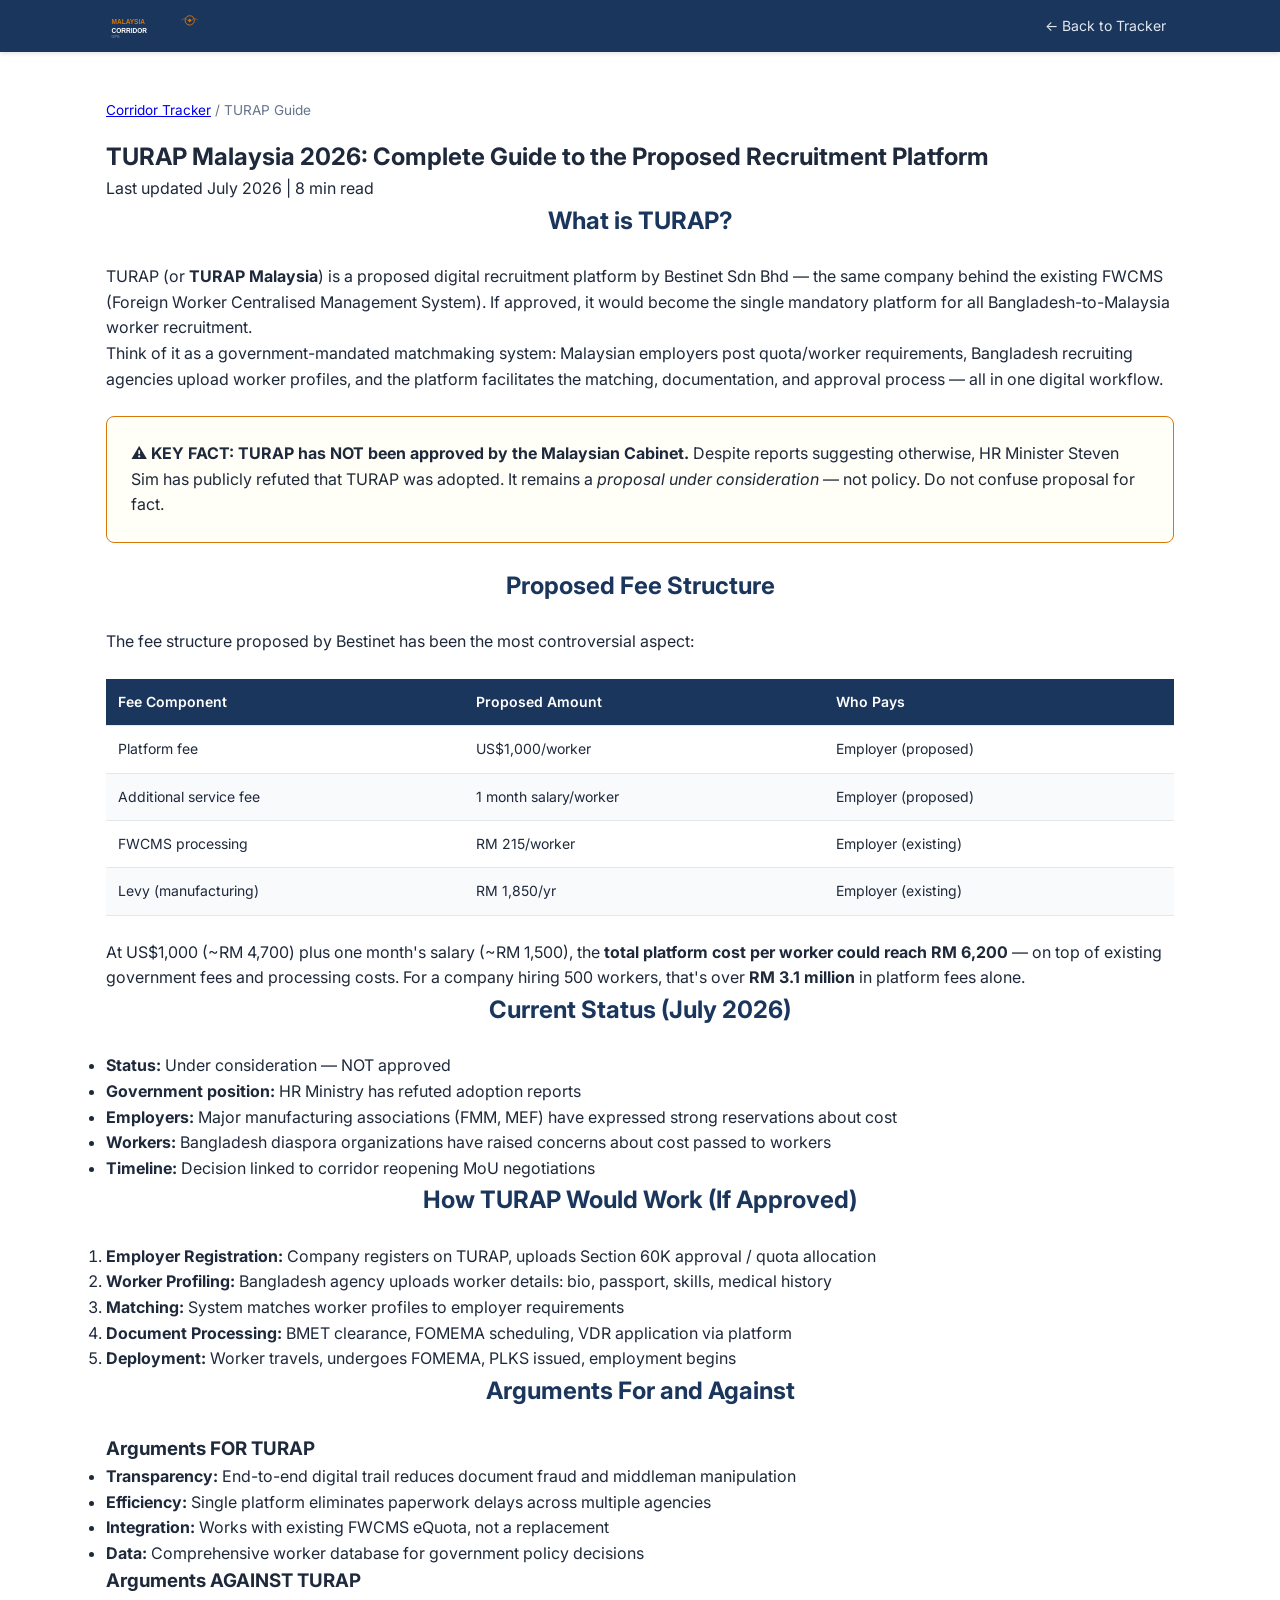
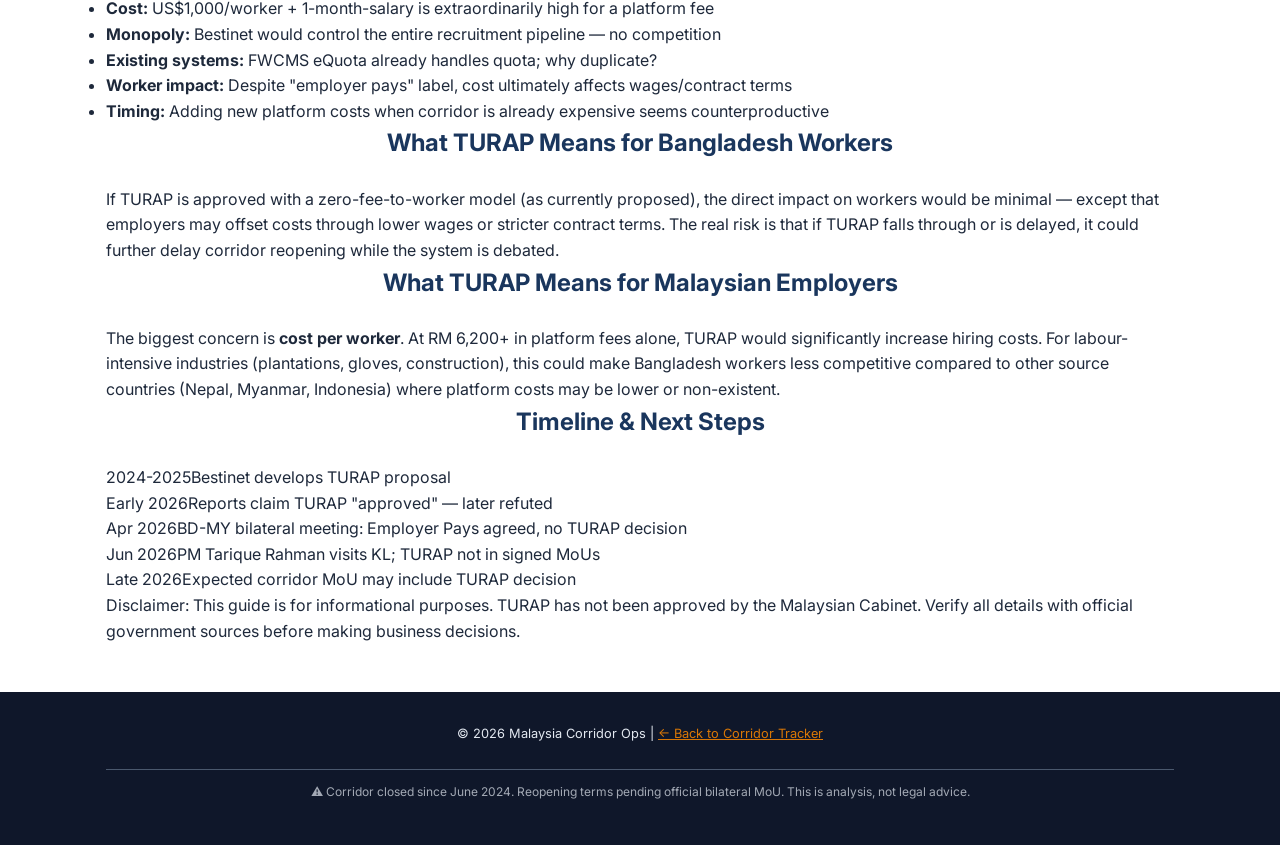
<file: site/corridor-tracker/turap-malaysia-guide.html>
<!DOCTYPE html>
<html lang="en">
<head>
<meta charset="UTF-8">
<meta name="viewport" content="width=device-width, initial-scale=1.0">
<title>TURAP Malaysia 2026: Complete Guide to Bestinet's Proposed Recruitment Platform</title>
<meta name="description" content="Everything about TURAP Malaysia's proposed foreign worker recruitment platform: fees ($1,000/worker + 1-month-salary), current approval status, HR Minister's opposition, and what it means for Bangladesh workers and Malaysian employers.">
<link rel="preconnect" href="https://fonts.googleapis.com">
<link rel="preconnect" href="https://fonts.gstatic.com" crossorigin>
<link href="https://fonts.googleapis.com/css2?family=Inter:wght@400;500;600;700;800&display=swap" rel="stylesheet">
<link rel="stylesheet" href="../assets/styles.css">
</head>
<body>

<nav class="nav"><div class="container">
<a href="../" class="nav-logo"><img src="../assets/logo.svg" alt="Malaysia Corridor Ops"></a>
<ul class="nav-links">
<li><a href="./">← Back to Tracker</a></li>
</ul>
</div></nav>

<article class="section">
<div class="container article-container">
<nav aria-label="breadcrumb" style="margin-bottom:1rem;font-size:0.85rem;color:var(--gray-600)"><a href="./">Corridor Tracker</a> / TURAP Guide</nav>

<h1>TURAP Malaysia 2026: Complete Guide to the Proposed Recruitment Platform</h1>
<p class="article-meta">Last updated July 2026 | 8 min read</p>

<h2>What is TURAP?</h2>
<p>TURAP (or <strong>TURAP Malaysia</strong>) is a proposed digital recruitment platform by Bestinet Sdn Bhd — the same company behind the existing FWCMS (Foreign Worker Centralised Management System). If approved, it would become the single mandatory platform for all Bangladesh-to-Malaysia worker recruitment.</p>

<p>Think of it as a government-mandated matchmaking system: Malaysian employers post quota/worker requirements, Bangladesh recruiting agencies upload worker profiles, and the platform facilitates the matching, documentation, and approval process — all in one digital workflow.</p>

<div class="card" style="background:rgba(254,243,199,0.15);border-color:#d97706;margin:1.5rem 0">
<div class="card-body">
<strong>⚠️ KEY FACT: TURAP has NOT been approved by the Malaysian Cabinet.</strong> Despite reports suggesting otherwise, HR Minister Steven Sim has publicly refuted that TURAP was adopted. It remains a <em>proposal under consideration</em> — not policy. Do not confuse proposal for fact.
</div>
</div>

<h2>Proposed Fee Structure</h2>
<p>The fee structure proposed by Bestinet has been the most controversial aspect:</p>

<table class="cost-table">
<thead>
<tr><th>Fee Component</th><th>Proposed Amount</th><th>Who Pays</th></tr>
</thead>
<tbody>
<tr><td>Platform fee</td><td>US$1,000/worker</td><td>Employer (proposed)</td></tr>
<tr><td>Additional service fee</td><td>1 month salary/worker</td><td>Employer (proposed)</td></tr>
<tr><td>FWCMS processing</td><td>RM 215/worker</td><td>Employer (existing)</td></tr>
<tr><td>Levy (manufacturing)</td><td>RM 1,850/yr</td><td>Employer (existing)</td></tr>
</tbody>
</table>

<p>At US$1,000 (~RM 4,700) plus one month's salary (~RM 1,500), the <strong>total platform cost per worker could reach RM 6,200</strong> — on top of existing government fees and processing costs. For a company hiring 500 workers, that's over <strong>RM 3.1 million</strong> in platform fees alone.</p>

<h2>Current Status (July 2026)</h2>
<ul>
<li><strong>Status:</strong> Under consideration — NOT approved</li>
<li><strong>Government position:</strong> HR Ministry has refuted adoption reports</li>
<li><strong>Employers:</strong> Major manufacturing associations (FMM, MEF) have expressed strong reservations about cost</li>
<li><strong>Workers:</strong> Bangladesh diaspora organizations have raised concerns about cost passed to workers</li>
<li><strong>Timeline:</strong> Decision linked to corridor reopening MoU negotiations</li>
</ul>

<h2>How TURAP Would Work (If Approved)</h2>
<ol>
<li><strong>Employer Registration:</strong> Company registers on TURAP, uploads Section 60K approval / quota allocation</li>
<li><strong>Worker Profiling:</strong> Bangladesh agency uploads worker details: bio, passport, skills, medical history</li>
<li><strong>Matching:</strong> System matches worker profiles to employer requirements</li>
<li><strong>Document Processing:</strong> BMET clearance, FOMEMA scheduling, VDR application via platform</li>
<li><strong>Deployment:</strong> Worker travels, undergoes FOMEMA, PLKS issued, employment begins</li>
</ol>

<h2>Arguments For and Against</h2>

<h3>Arguments FOR TURAP</h3>
<ul>
<li><strong>Transparency:</strong> End-to-end digital trail reduces document fraud and middleman manipulation</li>
<li><strong>Efficiency:</strong> Single platform eliminates paperwork delays across multiple agencies</li>
<li><strong>Integration:</strong> Works with existing FWCMS eQuota, not a replacement</li>
<li><strong>Data:</strong> Comprehensive worker database for government policy decisions</li>
</ul>

<h3>Arguments AGAINST TURAP</h3>
<ul>
<li><strong>Cost:</strong> US$1,000/worker + 1-month-salary is extraordinarily high for a platform fee</li>
<li><strong>Monopoly:</strong> Bestinet would control the entire recruitment pipeline — no competition</li>
<li><strong>Existing systems:</strong> FWCMS eQuota already handles quota; why duplicate?</li>
<li><strong>Worker impact:</strong> Despite "employer pays" label, cost ultimately affects wages/contract terms</li>
<li><strong>Timing:</strong> Adding new platform costs when corridor is already expensive seems counterproductive</li>
</ul>

<h2>What TURAP Means for Bangladesh Workers</h2>
<p>If TURAP is approved with a zero-fee-to-worker model (as currently proposed), the direct impact on workers would be minimal — except that employers may offset costs through lower wages or stricter contract terms. The real risk is that if TURAP falls through or is delayed, it could further delay corridor reopening while the system is debated.</p>

<h2>What TURAP Means for Malaysian Employers</h2>
<p>The biggest concern is <strong>cost per worker</strong>. At RM 6,200+ in platform fees alone, TURAP would significantly increase hiring costs. For labour-intensive industries (plantations, gloves, construction), this could make Bangladesh workers less competitive compared to other source countries (Nepal, Myanmar, Indonesia) where platform costs may be lower or non-existent.</p>

<h2>Timeline & Next Steps</h2>
<div class="timeline">
<div class="tm-event"><span class="tm-date">2024-2025</span><span class="tm-desc">Bestinet develops TURAP proposal</span></div>
<div class="tm-event"><span class="tm-date">Early 2026</span><span class="tm-desc">Reports claim TURAP "approved" — later refuted</span></div>
<div class="tm-event"><span class="tm-date">Apr 2026</span><span class="tm-desc">BD-MY bilateral meeting: Employer Pays agreed, no TURAP decision</span></div>
<div class="tm-event"><span class="tm-date">Jun 2026</span><span class="tm-desc">PM Tarique Rahman visits KL; TURAP not in signed MoUs</span></div>
<div class="tm-event"><span class="tm-date">Late 2026</span><span class="tm-desc">Expected corridor MoU may include TURAP decision</span></div>
</div>

<p class="article-footer">Disclaimer: This guide is for informational purposes. TURAP has not been approved by the Malaysian Cabinet. Verify all details with official government sources before making business decisions.</p>
</div>
</article>

<footer class="footer">
<div class="container">
<p>© 2026 Malaysia Corridor Ops | <a href="./">← Back to Corridor Tracker</a></p>
<div class="disclaimer">⚠️ Corridor closed since June 2024. Reopening terms pending official bilateral MoU. This is analysis, not legal advice.</div>
</div>
</footer>
</body>
</html>
</file>
<file: site/assets/styles.css>
/* MALAYSIA CORRIDOR OPS — Shared Styles */
/* Mobile-first, <3s on 3G */

:root {
  --primary: #1a365d;
  --primary-light: #2a4a7f;
  --accent: #d97706;
  --accent-light: #f59e0b;
  --white: #ffffff;
  --gray-50: #f8fafc;
  --gray-100: #f1f5f9;
  --gray-200: #e2e8f0;
  --gray-600: #64748b;
  --gray-800: #1e293b;
  --gray-900: #0f172a;
  --red: #dc2626;
  --green: #16a34a;
  --max-width: 1100px;
  --font-bn: 'Noto Sans Bengali', system-ui, sans-serif;
  --font-en: 'Inter', system-ui, -apple-system, sans-serif;
}

* { box-sizing: border-box; margin: 0; padding: 0; }

html { scroll-behavior: smooth; }

body {
  font-family: var(--font-en);
  color: var(--gray-800);
  line-height: 1.6;
  background: var(--white);
}

body.bn { font-family: var(--font-bn); }

.container {
  max-width: var(--max-width);
  margin: 0 auto;
  padding: 0 1rem;
}

/* Navigation */
.nav {
  background: var(--primary);
  padding: 0.75rem 0;
  position: sticky;
  top: 0;
  z-index: 100;
  box-shadow: 0 2px 4px rgba(0,0,0,0.1);
}
.nav .container {
  display: flex;
  justify-content: space-between;
  align-items: center;
}
.nav-logo {
  color: var(--white);
  text-decoration: none;
  font-weight: 700;
  font-size: 1.1rem;
  display: flex;
  align-items: center;
  gap: 0.5rem;
}
.nav-logo img { height: 28px; }
.nav-links {
  display: flex;
  gap: 1rem;
  list-style: none;
  align-items: center;
}
.nav-links a {
  color: var(--gray-200);
  text-decoration: none;
  font-size: 0.875rem;
  padding: 0.25rem 0.5rem;
  border-radius: 4px;
  transition: color 0.2s;
}
.nav-links a:hover { color: var(--white); }
.nav-links a.lang-switch {
  background: var(--accent);
  color: var(--white);
  padding: 0.25rem 0.75rem;
  border-radius: 4px;
  font-weight: 600;
}

/* Hero Sections */
.hero {
  padding: 3rem 0;
  background: linear-gradient(135deg, var(--primary) 0%, var(--primary-light) 100%);
  color: var(--white);
  text-align: center;
}
.hero h1 {
  font-size: 2rem;
  font-weight: 800;
  line-height: 1.3;
  margin-bottom: 1rem;
}
.hero p {
  font-size: 1.125rem;
  opacity: 0.9;
  max-width: 650px;
  margin: 0 auto 1.5rem;
  line-height: 1.7;
}

/* Buttons */
.btn {
  display: inline-block;
  padding: 0.75rem 1.5rem;
  border-radius: 8px;
  font-weight: 600;
  font-size: 1rem;
  text-decoration: none;
  cursor: pointer;
  border: none;
  transition: all 0.2s;
}
.btn-primary {
  background: var(--accent);
  color: var(--white);
}
.btn-primary:hover {
  background: var(--accent-light);
  transform: translateY(-1px);
}
.btn-outline {
  background: transparent;
  color: var(--white);
  border: 2px solid var(--white);
}
.btn-outline:hover {
  background: var(--white);
  color: var(--primary);
}

/* Sections */
.section {
  padding: 3rem 0;
}
.section-alt {
  background: var(--gray-50);
}
.section h2 {
  font-size: 1.5rem;
  font-weight: 700;
  color: var(--primary);
  margin-bottom: 1.5rem;
  text-align: center;
}

/* Cost Table */
.cost-table {
  width: 100%;
  border-collapse: collapse;
  margin: 1.5rem 0;
  font-size: 0.875rem;
}
.cost-table th, .cost-table td {
  padding: 0.75rem;
  text-align: left;
  border-bottom: 1px solid var(--gray-200);
}
.cost-table th {
  background: var(--primary);
  color: var(--white);
  font-weight: 600;
}
.cost-table tr:nth-child(even) { background: var(--gray-50); }
.cost-table .savings {
  color: var(--green);
  font-weight: 700;
}

/* Steps */
.steps {
  display: grid;
  grid-template-columns: 1fr;
  gap: 1rem;
  margin: 1.5rem 0;
}
.step {
  background: var(--white);
  border: 1px solid var(--gray-200);
  border-radius: 8px;
  padding: 1.25rem;
  text-align: center;
}
.step-num {
  display: inline-flex;
  align-items: center;
  justify-content: center;
  width: 36px;
  height: 36px;
  border-radius: 50%;
  background: var(--accent);
  color: var(--white);
  font-weight: 700;
  font-size: 1.1rem;
  margin-bottom: 0.75rem;
}
.step h3 { font-size: 1rem; margin-bottom: 0.5rem; }
.step p { font-size: 0.875rem; color: var(--gray-600); }

/* FAQ */
.faq-item {
  border: 1px solid var(--gray-200);
  border-radius: 8px;
  margin-bottom: 0.75rem;
  overflow: hidden;
}
.faq-q {
  padding: 1rem;
  font-weight: 600;
  cursor: pointer;
  display: flex;
  justify-content: space-between;
  align-items: center;
  background: var(--white);
  border: none;
  width: 100%;
  text-align: left;
  font-size: 0.95rem;
}
.faq-q:hover { background: var(--gray-50); }
.faq-q .arrow { transition: transform 0.2s; font-size: 0.8rem; }
.faq-q.active .arrow { transform: rotate(180deg); }
.faq-a {
  padding: 0 1rem 1rem;
  font-size: 0.875rem;
  color: var(--gray-600);
  display: none;
}
.faq-a.open { display: block; }

/* CTA Box */
.cta-box {
  background: var(--primary);
  color: var(--white);
  padding: 2rem;
  border-radius: 12px;
  text-align: center;
  margin: 2rem 0;
}
.cta-box h3 { font-size: 1.3rem; margin-bottom: 0.75rem; }
.cta-box p { opacity: 0.9; margin-bottom: 1rem; }

/* Process Flow */
.process-flow {
  display: flex;
  flex-direction: column;
  gap: 0.5rem;
  margin: 1.5rem 0;
}
.process-step {
  display: flex;
  align-items: center;
  gap: 1rem;
  padding: 1rem;
  background: var(--white);
  border: 1px solid var(--gray-200);
  border-radius: 8px;
}
.process-step .num {
  width: 32px;
  height: 32px;
  border-radius: 50%;
  background: var(--accent);
  color: var(--white);
  display: flex;
  align-items: center;
  justify-content: center;
  font-weight: 700;
  font-size: 0.875rem;
  flex-shrink: 0;
}
.process-step .content { flex: 1; }
.process-step .content h4 { font-size: 0.9rem; margin-bottom: 0.2rem; }
.process-step .content p { font-size: 0.8rem; color: var(--gray-600); }

/* Cards grid */
.card-grid {
  display: grid;
  grid-template-columns: 1fr;
  gap: 1rem;
  margin: 1.5rem 0;
}
.card {
  background: var(--white);
  border: 1px solid var(--gray-200);
  border-radius: 8px;
  padding: 1.5rem;
}
.card h3 { font-size: 1rem; margin-bottom: 0.5rem; color: var(--primary); }
.card p { font-size: 0.875rem; color: var(--gray-600); }

/* Alert banner */
.alert {
  padding: 0.75rem 1rem;
  border-radius: 8px;
  font-size: 0.8rem;
  margin-bottom: 1rem;
}
.alert-warning {
  background: #fef3c7;
  color: #92400e;
  border: 1px solid #fbbf24;
}
.alert-info {
  background: #dbeafe;
  color: #1e40af;
  border: 1px solid #60a5fa;
}

/* Blog */
.blog-post {
  margin-bottom: 2rem;
  padding-bottom: 2rem;
  border-bottom: 1px solid var(--gray-200);
}
.blog-post h2 a {
  color: var(--primary);
  text-decoration: none;
}
.blog-post h2 a:hover { color: var(--accent); }
.blog-post .meta {
  font-size: 0.8rem;
  color: var(--gray-600);
  margin: 0.5rem 0;
}
.blog-post p { font-size: 0.9rem; color: var(--gray-600); }

/* Calendar */
.calendar {
  width: 100%;
  border-collapse: collapse;
  margin: 1rem 0;
  font-size: 0.85rem;
}
.calendar th, .calendar td {
  padding: 0.5rem;
  border: 1px solid var(--gray-200);
  text-align: left;
}
.calendar th { background: var(--primary); color: var(--white); }
.calendar td { vertical-align: top; }
.calendar td ul { padding-left: 1rem; }
.calendar td li { font-size: 0.8rem; margin-bottom: 0.25rem; }

/* Footer */
.footer {
  background: var(--gray-900);
  color: var(--gray-200);
  padding: 2rem 0;
  font-size: 0.8rem;
}
.footer .container {
  display: flex;
  flex-direction: column;
  gap: 0.75rem;
  text-align: center;
}
.footer a { color: var(--accent); }
.footer .disclaimer {
  font-size: 0.75rem;
  opacity: 0.7;
  padding: 0.75rem;
  border-top: 1px solid var(--gray-600);
  margin-top: 0.75rem;
}

/* Forms */
.form-embed {
  margin: 1.5rem 0;
  min-height: 400px;
  border: 1px solid var(--gray-200);
  border-radius: 8px;
  overflow: hidden;
}
.form-placeholder {
  display: flex;
  align-items: center;
  justify-content: center;
  min-height: 300px;
  background: var(--gray-50);
  border: 2px dashed var(--gray-200);
  border-radius: 8px;
  text-align: center;
  padding: 2rem;
}
.form-placeholder a {
  color: var(--accent);
  font-weight: 600;
}

/* WhatsApp button */
.whatsapp-btn {
  position: fixed;
  bottom: 1.5rem;
  right: 1.5rem;
  z-index: 99;
  background: #25D366;
  color: var(--white);
  width: 56px;
  height: 56px;
  border-radius: 50%;
  display: flex;
  align-items: center;
  justify-content: center;
  box-shadow: 0 4px 12px rgba(0,0,0,0.15);
  text-decoration: none;
  font-size: 1.5rem;
  transition: transform 0.2s;
}
.whatsapp-btn:hover { transform: scale(1.1); }

/* Responsive */
@media (min-width: 640px) {
  .steps { grid-template-columns: repeat(2, 1fr); }
  .card-grid { grid-template-columns: repeat(2, 1fr); }
  .hero h1 { font-size: 2.5rem; }
}

@media (min-width: 768px) {
  .steps { grid-template-columns: repeat(4, 1fr); }
  .card-grid { grid-template-columns: repeat(3, 1fr); }
  .hero { padding: 5rem 0; }
  .hero h1 { font-size: 3rem; }
  .process-flow { flex-direction: row; flex-wrap: wrap; }
  .process-step { flex: 1; min-width: 200px; flex-direction: column; text-align: center; }
}

/* Print */
@media print {
  .nav, .whatsapp-btn { display: none; }
  .hero { padding: 1rem 0; }
}
</file>
